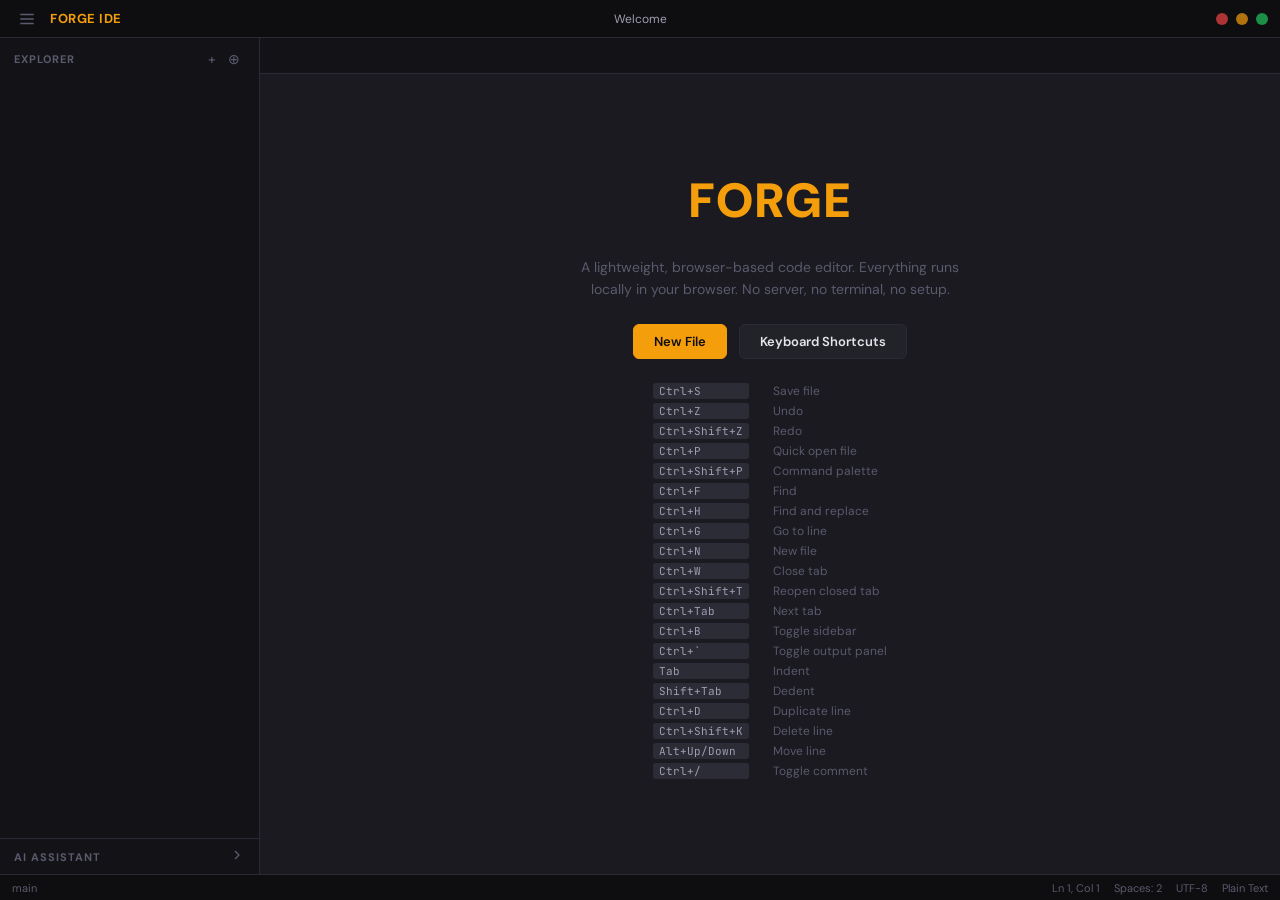
<file: Nova-IDE/index.html>
<!DOCTYPE html>
<html lang="en">
<head>
    <meta charset="UTF-8">
    <meta name="viewport" content="width=device-width, initial-scale=1.0">

    <title>Nova IDE</title>

    <link rel="preconnect" href="https://fonts.googleapis.com">
    <link rel="preconnect" href="https://fonts.gstatic.com" crossorigin>

    <link href="https://fonts.googleapis.com/css2?family=JetBrains+Mono:wght@400;700&family=DM+Sans:wght@400;500;600;700;900&display=swap" rel="stylesheet">

    <link rel="stylesheet" href="style.css">
</head>

<body>
<div id="app">
  <header id="titleBar">
    <div class="title-left">
      <button id="menuBtn" title="Toggle Sidebar" style="padding:4px 6px;display:flex;color:var(--tx-2)"></button>
      <span class="app-name">FORGE IDE</span>
    </div>
    <div class="title-center" id="titleCenter">Welcome</div>
    <div class="title-right">
      <div class="dot" style="background:var(--red)"></div>
      <div class="dot" style="background:var(--accent)"></div>
      <div class="dot" style="background:var(--green)"></div>
    </div>
  </header>

  <aside id="sidebar">
    <div class="sb-header">
      <span>EXPLORER</span>
      <div class="sb-actions">
        <button id="newFileBtn" title="New File">+</button>
        <button id="newFolderBtn" title="New Folder">&#x2295;</button>
      </div>
    </div>
    <div id="fileTree"></div>
    <div class="ai-section collapsed" id="aiSection">
      <div class="ai-section-hdr" id="aiToggle"><span>AI ASSISTANT</span><span id="aiChev"></span></div>
      <div id="aiMessages"></div>
      <div class="ai-input-row">
        <input type="text" id="aiInput" placeholder="Type a command..." autocomplete="off">
        <button id="aiSendBtn">&#x27A4;</button>
      </div>
    </div>
    <div id="sidebarResizer" title="Drag to resize"></div>
  </aside>

  <div id="editorArea">
    <div id="tabBar"><div id="tabList" style="display:flex"></div></div>
    <div id="findBar">
      <span style="color:var(--tx-2);font-size:13px;display:flex">&#x1F50D;</span>
      <input type="text" id="findInput" placeholder="Find...">
      <div class="find-nav">
        <button id="findPrev" title="Previous" style="padding:2px 4px;color:var(--tx-2)"></button>
        <button id="findNext" title="Next" style="padding:2px 4px;color:var(--tx-2)"></button>
      </div>
      <div class="find-nav">
        <button id="findCaseBtn" class="find-opt" title="Match Case">Aa</button>
        <button id="findWordBtn" class="find-opt" title="Match Whole Word">ab</button>
        <button id="findRegexBtn" class="find-opt" title="Use Regular Expression">.*</button>
      </div>
      <span class="find-info" id="findInfo"></span>
      <div class="replace-row" id="replaceRow">
        <input type="text" id="replaceInput" placeholder="Replace...">
        <button id="replaceBtn" style="font-size:11px;padding:3px 8px;background:var(--bg-3);border:1px solid var(--border);border-radius:4px">Replace</button>
        <button id="replaceAllBtn" style="font-size:11px;padding:3px 8px;background:var(--bg-3);border:1px solid var(--border);border-radius:4px">All</button>
      </div>
      <div style="flex:1"></div>
      <button id="findClose" style="padding:2px 6px;color:var(--tx-2)"></button>
    </div>
    <div id="editorContainer">
      <div id="welcomeScreen">
        <div class="welcome-logo">FORGE</div>
        <div class="welcome-sub">A lightweight, browser-based code editor. Everything runs locally in your browser. No server, no terminal, no setup.</div>
        <div class="welcome-actions">
          <button class="wbtn primary" id="wNewFile">New File</button>
          <button class="wbtn" id="wShortcuts">Keyboard Shortcuts</button>
        </div>
        <div class="welcome-shortcuts" id="wShortcutList">
          <kbd>Ctrl+S</kbd><span>Save file</span>
          <kbd>Ctrl+Z</kbd><span>Undo</span>
          <kbd>Ctrl+Shift+Z</kbd><span>Redo</span>
          <kbd>Ctrl+P</kbd><span>Quick open file</span>
          <kbd>Ctrl+Shift+P</kbd><span>Command palette</span>
          <kbd>Ctrl+F</kbd><span>Find</span>
          <kbd>Ctrl+H</kbd><span>Find and replace</span>
          <kbd>Ctrl+G</kbd><span>Go to line</span>
          <kbd>Ctrl+N</kbd><span>New file</span>
          <kbd>Ctrl+W</kbd><span>Close tab</span>
          <kbd>Ctrl+Shift+T</kbd><span>Reopen closed tab</span>
          <kbd>Ctrl+Tab</kbd><span>Next tab</span>
          <kbd>Ctrl+B</kbd><span>Toggle sidebar</span>
          <kbd>Ctrl+`</kbd><span>Toggle output panel</span>
          <kbd>Tab</kbd><span>Indent</span>
          <kbd>Shift+Tab</kbd><span>Dedent</span>
          <kbd>Ctrl+D</kbd><span>Duplicate line</span>
          <kbd>Ctrl+Shift+K</kbd><span>Delete line</span>
          <kbd>Alt+Up/Down</kbd><span>Move line</span>
          <kbd>Ctrl+/</kbd><span>Toggle comment</span>
        </div>
      </div>
      <div id="editorWrapper">
        <div id="lineNumbers"></div>
        <div id="editorScroll">
          <div id="editorInner">
            <div id="currentLineHighlight"></div>
            <pre id="highlightLayer" class="ed-text"></pre>
            <textarea id="inputLayer" class="ed-text" spellcheck="false" autocomplete="off" autocorrect="off" autocapitalize="off" wrap="off"></textarea>
          </div>
        </div>
        <canvas id="minimap"></canvas>
      </div>
    </div>
    <div id="outputPanel">
      <div id="outputResizer" title="Drag to resize"></div>
      <div class="out-header"><span>OUTPUT</span><button id="closeOutputBtn" style="padding:2px 6px;color:var(--tx-2)"></button></div>
      <div id="outputContent"></div>
    </div>
  </div>

  <footer id="statusBar">
    <div class="st-left">
      <span class="st-item clickable" id="stBranch">main</span>
    </div>
    <div class="st-right">
      <span class="st-item" id="stCursor">Ln 1, Col 1</span>
      <span class="st-item" id="stIndent">Spaces: 2</span>
      <span class="st-item" id="stEncoding">UTF-8</span>
      <span class="st-item" id="stLang">Plain Text</span>
    </div>
  </footer>
</div>

<div id="cmdPalette">
  <div class="cp-overlay" id="cpOverlay"></div>
  <div class="cp-modal">
    <input type="text" id="cpInput" placeholder="Type a command or file name..." autocomplete="off">
    <div class="cp-results" id="cpResults"></div>
  </div>
</div>

    <script src="js/app.js"></script>

</body>
</html>
</file>
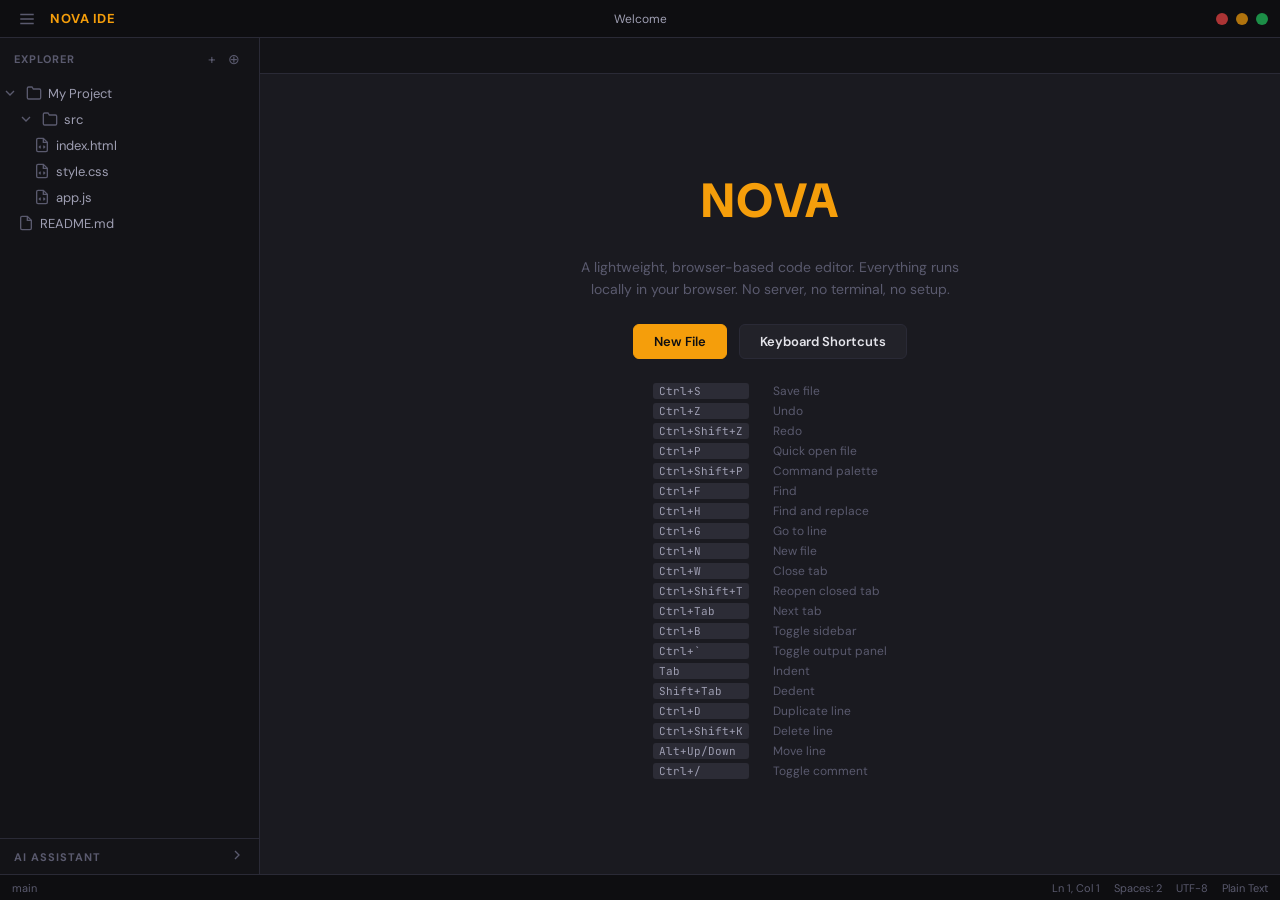
<file: ide.html>
<!DOCTYPE html>
<html lang="en">
<head>
<meta charset="UTF-8">
<meta name="viewport" content="width=device-width, initial-scale=1.0">
<title>Nova IDE</title>
<link rel="preconnect" href="https://fonts.googleapis.com">
<link href="https://fonts.googleapis.com/css2?family=JetBrains+Mono:wght@400;700&family=DM+Sans:wght@400;500;600;700;900&display=swap" rel="stylesheet">
<style>
*,*::before,*::after{box-sizing:border-box;margin:0;padding:0}
:root{
  --bg-0:#0e0e11;--bg-1:#131317;--bg-2:#1a1a20;--bg-3:#222229;--bg-4:#2c2c36;
  --border:#2a2a36;--border-lt:#363645;
  --tx-0:#e4e4ea;--tx-1:#9e9eb2;--tx-2:#5a5a6e;
  --accent:#f59e0b;--accent-h:#fbbf24;--accent-bg:rgba(245,158,11,.1);--accent-bg2:rgba(245,158,11,.18);
  --red:#ef4444;--green:#22c55e;--blue:#38bdf8;--purple:#c084fc;--lime:#84cc16;--orange:#fb923c;
  --hl-kw:#f59e0b;--hl-str:#84cc16;--hl-num:#fb923c;--hl-cmt:#505064;--hl-fn:#38bdf8;--hl-bi:#c084fc;--hl-op:#8888a0;
  --hl-tag:#f59e0b;--hl-attr:#38bdf8;--hl-val:#84cc16;--hl-sel:#38bdf8;--hl-prop:#d4d4de;
  --radius:6px;--font-ui:'DM Sans',sans-serif;--font-ed:'JetBrains Mono',monospace;
  --ed-fs:14px;--ed-lh:21px;--ed-pad:16px;
}
html,body{height:100%;overflow:hidden;background:var(--bg-0);color:var(--tx-0);font-family:var(--font-ui)}
::-webkit-scrollbar{width:10px;height:10px}
::-webkit-scrollbar-track{background:transparent}
::-webkit-scrollbar-thumb{background:var(--bg-4);border-radius:5px}
::-webkit-scrollbar-thumb:hover{background:var(--border-lt)}
::selection{background:var(--accent-bg2)}
input,button,textarea{font-family:inherit;color:inherit}
button{background:none;border:none;cursor:pointer;padding:4px;border-radius:var(--radius)}
button:hover{background:var(--bg-3)}
:focus-visible{outline:1px solid var(--accent);outline-offset:-1px}

#app{display:grid;grid-template-rows:38px 1fr 26px;grid-template-columns:auto 1fr;height:100vh;width:100vw}
#titleBar{grid-column:1/-1;display:flex;align-items:center;justify-content:space-between;padding:0 12px;background:var(--bg-0);border-bottom:1px solid var(--border);user-select:none;z-index:10;position:relative}
.title-left,.title-right{display:flex;align-items:center;gap:8px}
.app-name{font-weight:700;font-size:13px;color:var(--accent);letter-spacing:.5px}
.title-center{font-size:12px;color:var(--tx-1);position:absolute;left:50%;transform:translateX(-50%);white-space:nowrap;overflow:hidden;text-overflow:ellipsis;max-width:40vw}
.title-right .dot{width:12px;height:12px;border-radius:50%;opacity:.7}

#sidebar{grid-row:2;width:260px;min-width:0;background:var(--bg-1);border-right:1px solid var(--border);display:flex;flex-direction:column;overflow:hidden;transition:width .15s,opacity .15s;position:relative}
#sidebar.collapsed{width:0;border-right:none;opacity:0;pointer-events:none}
#sidebar.resizing{transition:none}
#sidebarResizer{position:absolute;top:0;right:-3px;width:6px;height:100%;cursor:col-resize;z-index:5}
#sidebarResizer:hover,#sidebarResizer.active{background:var(--accent-bg2)}
#outputPanel{position:relative}
#outputResizer{position:absolute;top:-3px;left:0;width:100%;height:6px;cursor:row-resize;z-index:5}
#outputResizer:hover,#outputResizer.active{background:var(--accent-bg2)}
.sb-header{display:flex;align-items:center;justify-content:space-between;padding:10px 14px 8px;font-size:11px;font-weight:700;letter-spacing:1px;color:var(--tx-2);user-select:none}
.sb-actions{display:flex;gap:2px}
.sb-actions button{padding:2px 5px;font-size:14px;color:var(--tx-2)}
.sb-actions button:hover{color:var(--tx-0)}
#fileTree{flex:1;overflow-y:auto;overflow-x:hidden;padding:2px 0}
.tree-item{display:flex;align-items:center;gap:4px;padding:3px 8px 3px 0;cursor:pointer;font-size:13px;color:var(--tx-1);white-space:nowrap;user-select:none;position:relative}
.tree-item:hover{background:var(--bg-3);color:var(--tx-0)}
.tree-item.active{background:var(--accent-bg);color:var(--tx-0)}
.tree-item .ic{flex-shrink:0;display:flex;align-items:center;justify-content:center;width:20px;height:20px;color:var(--tx-2)}
.tree-item.active .ic{color:var(--accent)}
.tree-item .lbl{overflow:hidden;text-overflow:ellipsis}
.dirty-dot{width:8px;height:8px;border-radius:50%;background:var(--accent);margin-left:auto;flex-shrink:0}

.ai-section{border-top:1px solid var(--border);display:flex;flex-direction:column;max-height:280px;transition:max-height .2s}
.ai-section.collapsed{max-height:36px}
.ai-section-hdr{display:flex;align-items:center;justify-content:space-between;padding:8px 14px;font-size:11px;font-weight:700;letter-spacing:1px;color:var(--tx-2);cursor:pointer;user-select:none}
.ai-section-hdr:hover{color:var(--tx-1)}
#aiMessages{flex:1;overflow-y:auto;padding:4px 12px;font-size:12px;line-height:1.5}
.ai-msg{margin-bottom:8px;padding:6px 10px;border-radius:var(--radius);max-width:95%;word-wrap:break-word;white-space:pre-wrap}
.ai-msg.user{background:var(--accent-bg);color:var(--tx-0);margin-left:auto;text-align:right}
.ai-msg.bot{background:var(--bg-3);color:var(--tx-1)}
.ai-input-row{display:flex;gap:4px;padding:6px 8px;border-top:1px solid var(--border)}
.ai-input-row input{flex:1;background:var(--bg-0);border:1px solid var(--border);border-radius:var(--radius);padding:5px 10px;font-size:12px;outline:none;color:var(--tx-0)}
.ai-input-row input:focus{border-color:var(--accent)}
.ai-input-row button{background:var(--accent);color:var(--bg-0);font-weight:700;border-radius:var(--radius);padding:0 10px}
.ai-input-row button:hover{background:var(--accent-h)}

#editorArea{grid-row:2;display:flex;flex-direction:column;overflow:hidden;background:var(--bg-2);position:relative}
#tabBar{display:flex;align-items:stretch;background:var(--bg-1);border-bottom:1px solid var(--border);min-height:36px;overflow-x:auto;overflow-y:hidden;user-select:none;flex-shrink:0}
#tabBar::-webkit-scrollbar{height:0}
.tab{display:flex;align-items:center;gap:6px;padding:0 14px;font-size:12px;color:var(--tx-2);cursor:pointer;border-right:1px solid var(--border);white-space:nowrap;position:relative;flex-shrink:0;min-width:0}
.tab:hover{color:var(--tx-1);background:var(--bg-3)}
.tab.active{color:var(--tx-0);background:var(--bg-2)}
.tab.active::after{content:'';position:absolute;bottom:0;left:0;right:0;height:2px;background:var(--accent)}
.tab .tab-name{overflow:hidden;text-overflow:ellipsis}
.tab .tab-close{display:flex;align-items:center;opacity:0;padding:2px;border-radius:3px}
.tab:hover .tab-close,.tab.active .tab-close{opacity:.5}
.tab .tab-close:hover{opacity:1;background:var(--bg-4)}
.tab .tab-dirty{width:6px;height:6px;border-radius:50%;background:var(--accent);flex-shrink:0}

#editorContainer{flex:1;display:flex;overflow:hidden;position:relative}
#welcomeScreen{flex:1;display:flex;flex-direction:column;align-items:center;justify-content:center;gap:24px;padding:40px;text-align:center}
.welcome-logo{font-size:48px;font-weight:900;color:var(--accent);letter-spacing:2px}
.welcome-sub{font-size:14px;color:var(--tx-2);max-width:400px;line-height:1.6}
.welcome-actions{display:flex;gap:12px;flex-wrap:wrap;justify-content:center}
.wbtn{padding:8px 20px;border-radius:var(--radius);font-size:13px;font-weight:600;cursor:pointer;border:1px solid var(--border);background:var(--bg-3);color:var(--tx-0);transition:all .15s}
.wbtn:hover{border-color:var(--accent);background:var(--accent-bg)}
.wbtn.primary{background:var(--accent);color:var(--bg-0);border-color:var(--accent)}
.wbtn.primary:hover{background:var(--accent-h)}
.welcome-shortcuts{display:grid;grid-template-columns:auto auto;gap:4px 24px;text-align:left;font-size:12px;color:var(--tx-2)}
.welcome-shortcuts kbd{background:var(--bg-4);padding:1px 6px;border-radius:3px;font-family:var(--font-ed);font-size:11px;color:var(--tx-1)}

#editorWrapper{flex:1;display:none;overflow:hidden}
#editorWrapper.visible{display:flex}
#lineNumbers{width:58px;min-width:58px;overflow:hidden;padding:var(--ed-pad) 10px var(--ed-pad) 0;text-align:right;color:var(--tx-2);background:var(--bg-2);border-right:1px solid var(--border);user-select:none}
.ln{display:block;font-family:var(--font-ed);font-size:var(--ed-fs);line-height:var(--ed-lh)}
.ln.active-ln{color:var(--tx-0)}
#editorScroll{flex:1;overflow:auto;position:relative;background:var(--bg-2)}
#editorInner{position:relative;min-width:100%;min-height:100%}
.ed-text{font-family:var(--font-ed)!important;font-size:var(--ed-fs)!important;font-weight:400!important;font-style:normal!important;line-height:var(--ed-lh)!important;tab-size:2!important;-moz-tab-size:2!important;letter-spacing:0!important;word-spacing:0!important;white-space:pre!important;padding:var(--ed-pad)!important;margin:0!important;border:none!important}
#highlightLayer{position:absolute;top:0;left:0;pointer-events:none;z-index:1;overflow:hidden;color:var(--tx-0)}
#inputLayer{position:absolute;top:0;left:0;width:100%;height:100%;resize:none;overflow:hidden;background:transparent;color:transparent;caret-color:var(--accent);outline:none;z-index:2}
#minimap{width:80px;min-width:80px;background:var(--bg-1);border-left:1px solid var(--border);cursor:pointer;display:block}

.hl-kw{color:var(--hl-kw)}.hl-str{color:var(--hl-str)}.hl-num{color:var(--hl-num)}
.hl-cmt{color:var(--hl-cmt);font-style:italic}.hl-fn{color:var(--hl-fn)}.hl-bi{color:var(--hl-bi)}
.hl-op{color:var(--hl-op)}.hl-tag{color:var(--hl-tag)}.hl-attr{color:var(--hl-attr)}
.hl-val{color:var(--hl-val)}.hl-sel{color:var(--hl-sel)}.hl-prop{color:var(--hl-prop)}
.hl-imp{color:var(--red)}.hl-punct{color:var(--tx-2)}

#findBar{display:none;align-items:center;gap:8px;padding:6px 12px;background:var(--bg-1);border-bottom:1px solid var(--border);flex-shrink:0;animation:slideDown .12s ease}
#findBar.visible{display:flex}
@keyframes slideDown{from{opacity:0;transform:translateY(-8px)}to{opacity:1;transform:translateY(0)}}
#findBar input{background:var(--bg-0);border:1px solid var(--border);border-radius:var(--radius);padding:4px 10px;font-size:12px;font-family:var(--font-ed);color:var(--tx-0);outline:none;min-width:180px}
#findBar input:focus{border-color:var(--accent)}
#findBar .find-nav{display:flex;gap:2px}
#findBar .find-info{font-size:11px;color:var(--tx-2);min-width:60px}
#findBar .replace-row{display:none;align-items:center;gap:6px}
#findBar .replace-row.visible{display:flex}
.find-opt{font-size:11px;font-family:var(--font-ed);padding:2px 6px;color:var(--tx-2);border:1px solid transparent;border-radius:4px}
.find-opt:hover{color:var(--tx-1);background:var(--bg-3)}
.find-opt.active{color:var(--accent);background:var(--accent-bg);border-color:var(--accent)}

#outputPanel{display:none;flex-direction:column;border-top:1px solid var(--border);background:var(--bg-1);flex-shrink:0}
#outputPanel.visible{display:flex}
.out-header{display:flex;align-items:center;justify-content:space-between;padding:6px 12px;font-size:11px;font-weight:700;letter-spacing:1px;color:var(--tx-2);border-bottom:1px solid var(--border)}
#outputContent{flex:1;overflow-y:auto;padding:8px 12px;font-family:var(--font-ed);font-size:12px;line-height:1.6;color:var(--tx-1);max-height:180px}

#statusBar{grid-column:1/-1;display:flex;align-items:center;justify-content:space-between;padding:0 12px;background:var(--bg-0);border-top:1px solid var(--border);font-size:11px;color:var(--tx-2);user-select:none;flex-shrink:0}
.st-left,.st-right{display:flex;align-items:center;gap:14px}
.st-item{display:flex;align-items:center;gap:4px;cursor:default}
.st-item.clickable{cursor:pointer}
.st-item.clickable:hover{color:var(--tx-1)}

#cmdPalette{display:none;position:fixed;inset:0;z-index:100;align-items:flex-start;justify-content:center;padding-top:80px}
#cmdPalette.visible{display:flex}
.cp-overlay{position:absolute;inset:0;background:rgba(0,0,0,.5)}
.cp-modal{position:relative;width:520px;max-width:90vw;background:var(--bg-1);border:1px solid var(--border);border-radius:var(--radius);box-shadow:0 20px 60px rgba(0,0,0,.6);overflow:hidden}
.cp-modal input{width:100%;padding:12px 16px;background:var(--bg-0);border:none;border-bottom:1px solid var(--border);font-size:14px;color:var(--tx-0);outline:none}
.cp-results{max-height:320px;overflow-y:auto;padding:4px}
.cp-item{display:flex;align-items:center;justify-content:space-between;padding:8px 14px;border-radius:4px;cursor:pointer;font-size:13px;color:var(--tx-1)}
.cp-item:hover,.cp-item.selected{background:var(--accent-bg);color:var(--tx-0)}
.cp-item .cp-shortcut{font-size:11px;color:var(--tx-2);font-family:var(--font-ed)}

#ctxMenu{display:none;position:fixed;z-index:200;min-width:180px;background:var(--bg-1);border:1px solid var(--border);border-radius:var(--radius);box-shadow:0 8px 30px rgba(0,0,0,.5);padding:4px;overflow:hidden}
#ctxMenu.visible{display:block}
.ctx-item{display:flex;align-items:center;gap:8px;padding:6px 12px;font-size:12px;color:var(--tx-1);cursor:pointer;border-radius:4px}
.ctx-item:hover{background:var(--accent-bg);color:var(--tx-0)}
.ctx-item.danger{color:var(--red)}
.ctx-item.danger:hover{background:rgba(239,68,68,.1)}
.ctx-sep{height:1px;background:var(--border);margin:4px 8px}

.inline-input{width:100%;background:var(--bg-0);border:1px solid var(--accent);color:var(--tx-0);font-family:var(--font-ui);font-size:13px;padding:2px 6px;outline:none;border-radius:3px;margin:1px 0}

#toastContainer{position:fixed;bottom:40px;right:16px;z-index:300;display:flex;flex-direction:column;gap:8px;pointer-events:none}
.toast{padding:8px 16px;background:var(--bg-3);border:1px solid var(--border);border-radius:var(--radius);font-size:12px;color:var(--tx-0);box-shadow:0 4px 20px rgba(0,0,0,.4);animation:toastIn .2s ease;transition:opacity .2s}
.toast.out{opacity:0}
@keyframes toastIn{from{opacity:0;transform:translateY(10px)}to{opacity:1;transform:translateY(0)}}

#currentLineHighlight{position:absolute;left:0;right:0;height:var(--ed-lh);background:rgba(245,158,11,.04);pointer-events:none;z-index:0;transition:top .05s}
</style>
</head>
<body>
<div id="app">
  <header id="titleBar">
    <div class="title-left">
      <button id="menuBtn" title="Toggle Sidebar" style="padding:4px 6px;display:flex;color:var(--tx-2)"></button>
      <span class="app-name">NOVA IDE</span>
    </div>
    <div class="title-center" id="titleCenter">Welcome</div>
    <div class="title-right">
      <div class="dot" style="background:var(--red)"></div>
      <div class="dot" style="background:var(--accent)"></div>
      <div class="dot" style="background:var(--green)"></div>
    </div>
  </header>

  <aside id="sidebar">
    <div class="sb-header">
      <span>EXPLORER</span>
      <div class="sb-actions">
        <button id="newFileBtn" title="New File">+</button>
        <button id="newFolderBtn" title="New Folder">&#x2295;</button>
      </div>
    </div>
    <div id="fileTree"></div>
    <div class="ai-section collapsed" id="aiSection">
      <div class="ai-section-hdr" id="aiToggle"><span>AI ASSISTANT</span><span id="aiChev"></span></div>
      <div id="aiMessages"></div>
      <div class="ai-input-row">
        <input type="text" id="aiInput" placeholder="Type a command..." autocomplete="off">
        <button id="aiSendBtn">&#x27A4;</button>
      </div>
    </div>
    <div id="sidebarResizer" title="Drag to resize"></div>
  </aside>

  <div id="editorArea">
    <div id="tabBar"><div id="tabList" style="display:flex"></div></div>
    <div id="findBar">
      <span style="color:var(--tx-2);font-size:13px;display:flex">&#x1F50D;</span>
      <input type="text" id="findInput" placeholder="Find...">
      <div class="find-nav">
        <button id="findPrev" title="Previous" style="padding:2px 4px;color:var(--tx-2)"></button>
        <button id="findNext" title="Next" style="padding:2px 4px;color:var(--tx-2)"></button>
      </div>
      <div class="find-nav">
        <button id="findCaseBtn" class="find-opt" title="Match Case">Aa</button>
        <button id="findWordBtn" class="find-opt" title="Match Whole Word">ab</button>
        <button id="findRegexBtn" class="find-opt" title="Use Regular Expression">.*</button>
      </div>
      <span class="find-info" id="findInfo"></span>
      <div class="replace-row" id="replaceRow">
        <input type="text" id="replaceInput" placeholder="Replace...">
        <button id="replaceBtn" style="font-size:11px;padding:3px 8px;background:var(--bg-3);border:1px solid var(--border);border-radius:4px">Replace</button>
        <button id="replaceAllBtn" style="font-size:11px;padding:3px 8px;background:var(--bg-3);border:1px solid var(--border);border-radius:4px">All</button>
      </div>
      <div style="flex:1"></div>
      <button id="findClose" style="padding:2px 6px;color:var(--tx-2)"></button>
    </div>
    <div id="editorContainer">
      <div id="welcomeScreen">
        <div class="welcome-logo">NOVA</div>
        <div class="welcome-sub">A lightweight, browser-based code editor. Everything runs locally in your browser. No server, no terminal, no setup.</div>
        <div class="welcome-actions">
          <button class="wbtn primary" id="wNewFile">New File</button>
          <button class="wbtn" id="wShortcuts">Keyboard Shortcuts</button>
        </div>
        <div class="welcome-shortcuts" id="wShortcutList">
          <kbd>Ctrl+S</kbd><span>Save file</span>
          <kbd>Ctrl+Z</kbd><span>Undo</span>
          <kbd>Ctrl+Shift+Z</kbd><span>Redo</span>
          <kbd>Ctrl+P</kbd><span>Quick open file</span>
          <kbd>Ctrl+Shift+P</kbd><span>Command palette</span>
          <kbd>Ctrl+F</kbd><span>Find</span>
          <kbd>Ctrl+H</kbd><span>Find and replace</span>
          <kbd>Ctrl+G</kbd><span>Go to line</span>
          <kbd>Ctrl+N</kbd><span>New file</span>
          <kbd>Ctrl+W</kbd><span>Close tab</span>
          <kbd>Ctrl+Shift+T</kbd><span>Reopen closed tab</span>
          <kbd>Ctrl+Tab</kbd><span>Next tab</span>
          <kbd>Ctrl+B</kbd><span>Toggle sidebar</span>
          <kbd>Ctrl+`</kbd><span>Toggle output panel</span>
          <kbd>Tab</kbd><span>Indent</span>
          <kbd>Shift+Tab</kbd><span>Dedent</span>
          <kbd>Ctrl+D</kbd><span>Duplicate line</span>
          <kbd>Ctrl+Shift+K</kbd><span>Delete line</span>
          <kbd>Alt+Up/Down</kbd><span>Move line</span>
          <kbd>Ctrl+/</kbd><span>Toggle comment</span>
        </div>
      </div>
      <div id="editorWrapper">
        <div id="lineNumbers"></div>
        <div id="editorScroll">
          <div id="editorInner">
            <div id="currentLineHighlight"></div>
            <pre id="highlightLayer" class="ed-text"></pre>
            <textarea id="inputLayer" class="ed-text" spellcheck="false" autocomplete="off" autocorrect="off" autocapitalize="off" wrap="off"></textarea>
          </div>
        </div>
        <canvas id="minimap"></canvas>
      </div>
    </div>
    <div id="outputPanel">
      <div id="outputResizer" title="Drag to resize"></div>
      <div class="out-header"><span>OUTPUT</span><button id="closeOutputBtn" style="padding:2px 6px;color:var(--tx-2)"></button></div>
      <div id="outputContent"></div>
    </div>
  </div>

  <footer id="statusBar">
    <div class="st-left">
      <span class="st-item clickable" id="stBranch">main</span>
    </div>
    <div class="st-right">
      <span class="st-item" id="stCursor">Ln 1, Col 1</span>
      <span class="st-item" id="stIndent">Spaces: 2</span>
      <span class="st-item" id="stEncoding">UTF-8</span>
      <span class="st-item" id="stLang">Plain Text</span>
    </div>
  </footer>
</div>

<div id="cmdPalette">
  <div class="cp-overlay" id="cpOverlay"></div>
  <div class="cp-modal">
    <input type="text" id="cpInput" placeholder="Type a command or file name..." autocomplete="off">
    <div class="cp-results" id="cpResults"></div>
  </div>
</div>
<div id="ctxMenu"></div>
<div id="toastContainer"></div>

<script>
(function(){
'use strict';

/* ===== ICONS ===== */
const IC={
  chevR:'<svg width="16" height="16" viewBox="0 0 24 24" fill="none" stroke="currentColor" stroke-width="2"><polyline points="9 18 15 12 9 6"/></svg>',
  chevD:'<svg width="16" height="16" viewBox="0 0 24 24" fill="none" stroke="currentColor" stroke-width="2"><polyline points="6 9 12 15 18 9"/></svg>',
  folder:'<svg width="16" height="16" viewBox="0 0 24 24" fill="none" stroke="currentColor" stroke-width="2"><path d="M22 19a2 2 0 0 1-2 2H4a2 2 0 0 1-2-2V5a2 2 0 0 1 2-2h5l2 3h9a2 2 0 0 1 2 2z"/></svg>',
  file:'<svg width="16" height="16" viewBox="0 0 24 24" fill="none" stroke="currentColor" stroke-width="2"><path d="M14 2H6a2 2 0 0 0-2 2v16a2 2 0 0 0 2 2h12a2 2 0 0 0 2-2V8z"/><polyline points="14 2 14 8 20 8"/></svg>',
  fileCode:'<svg width="16" height="16" viewBox="0 0 24 24" fill="none" stroke="currentColor" stroke-width="2"><path d="M14 2H6a2 2 0 0 0-2 2v16a2 2 0 0 0 2 2h12a2 2 0 0 0 2-2V8z"/><polyline points="14 2 14 8 20 8"/><polyline points="10 13 8 15 10 17"/><polyline points="14 13 16 15 14 17"/></svg>',
  x:'<svg width="14" height="14" viewBox="0 0 24 24" fill="none" stroke="currentColor" stroke-width="2"><line x1="18" y1="6" x2="6" y2="18"/><line x1="6" y1="6" x2="18" y2="18"/></svg>',
  arrowU:'<svg width="14" height="14" viewBox="0 0 24 24" fill="none" stroke="currentColor" stroke-width="2"><polyline points="18 15 12 9 6 15"/></svg>',
  arrowD:'<svg width="14" height="14" viewBox="0 0 24 24" fill="none" stroke="currentColor" stroke-width="2"><polyline points="6 9 12 15 18 9"/></svg>',
  menu:'<svg width="18" height="18" viewBox="0 0 24 24" fill="none" stroke="currentColor" stroke-width="2"><line x1="3" y1="6" x2="21" y2="6"/><line x1="3" y1="12" x2="21" y2="12"/><line x1="3" y1="18" x2="21" y2="18"/></svg>',
};

/* ===== CONFIG ===== */
const CFG={tabSize:2,fontSize:14,lineHeight:21,pad:16,lnWidth:58,mmWidth:80,maxUndo:200,autoSaveMs:4000,undoCoalesceMs:500,maxClosedTabs:15};

/* ===== KEYWORDS ===== */
const JS_KW=new Set('break case catch class const continue debugger default delete do else export extends finally for function if import in instanceof let new of return static super switch this throw try typeof var void while with yield async await'.split(' '));
const JS_BI=new Set('true false null undefined NaN Infinity console Math Array Object String Number Boolean Date RegExp Map Set Promise JSON window document parseInt parseFloat isNaN isFinite require module exports'.split(' '));
const CSS_PROP=new Set('align-content align-items align-self animation appearance background background-attachment background-blend-mode background-clip background-color background-image background-origin background-position background-repeat background-size border border-bottom border-bottom-color border-bottom-left-radius border-bottom-right-radius border-bottom-style border-bottom-width border-collapse border-color border-image border-left border-left-color border-left-style border-left-width border-radius border-right border-right-color border-right-style border-right-width border-spacing border-style border-top border-top-color border-top-left-radius border-top-right-radius border-top-style border-top-width border-width bottom box-decoration-break box-shadow box-sizing caption-side caret-color clear clip clip-path color column-count column-fill column-gap column-rule column-rule-color column-rule-style column-rule-width column-span column-width columns content counter-increment counter-reset cursor direction display empty-cells filter flex flex-basis flex-direction flex-flow flex-grow flex-shrink flex-wrap float font font-family font-feature-settings font-kerning font-size font-size-adjust font-stretch font-style font-variant font-variant-caps font-weight gap grid grid-area grid-auto-columns grid-auto-flow grid-auto-rows grid-column grid-column-end grid-column-gap grid-column-start grid-gap grid-row grid-row-end grid-row-gap grid-row-start grid-template grid-template-areas grid-template-columns grid-template-rows height justify-content justify-items justify-self left letter-spacing line-height list-style list-style-image list-style-position list-style-type margin margin-bottom margin-left margin-right margin-top max-height max-width min-height min-width mix-blend-mode object-fit object-position opacity order outline outline-color outline-offset outline-style outline-width overflow overflow-wrap overflow-x overflow-y padding padding-bottom padding-left padding-right padding-top perspective perspective-origin place-content place-items place-self pointer-events position quotes resize right row-gap scroll-behavior tab-size table-layout text-align text-align-last text-decoration text-decoration-color text-decoration-line text-decoration-style text-indent text-justify text-overflow text-shadow text-transform top transform transform-origin transform-style transition transition-delay transition-duration transition-property transition-timing-function user-select vertical-align visibility white-space width word-break word-spacing word-wrap writing-mode z-index'.split(' '));

/* ===== STATE ===== */
const S={
  files:new Map(),rootId:null,
  openTabs:[],activeTabId:null,
  tabStates:new Map(),
  openFolders:new Set(),dirty:new Set(),
  sidebarVisible:true,outputVisible:false,
  aiOpen:false,projectName:'My Project',
  closedTabs:[]
};
let findVisible=false,findText='',findMatches=[],findIdx=-1,replaceMode=false;
let findCase=false,findWhole=false,findRegex=false;
let progChange=false,updateQueued=false,charW=null;
let sidebarResizing=false,outputResizing=false;

/* ===== DOM REFS ===== */
let $menu,$sidebar,$fileTree,$tabList,$welcome,$edWrap,$edScroll,$edInner,$hlLayer,$input,$lnNums,$minimap;
let $findBar,$findInput,$findInfo,$replaceRow,$replaceInput;
let $cmdPalette,$cpInput,$cpResults,$cpOverlay;
let $ctxMenu,$aiMsgs,$aiInput,$aiSection;
let $stCursor,$stLang,$titleCenter,$outputPanel,$outputContent;
let $toastContainer;

/* ===== UTILS ===== */
let _idC=0;
function uid(){return 'f'+(++_idC)}
function escH(s){return s.replace(/&/g,'&amp;').replace(/</g,'&lt;').replace(/>/g,'&gt;').replace(/"/g,'&quot;')}
function ext(name){const i=name.lastIndexOf('.');return i>=0?name.slice(i+1).toLowerCase():''}
function langOfFile(name){
  const e=ext(name).toLowerCase();
  if(['js','mjs','cjs','ts','tsx','jsx'].includes(e)) return 'javascript';
  if(['html','htm','svg'].includes(e)) return 'html';
  if(['css','scss','less'].includes(e)) return 'css';
  if(e==='json') return 'json';
  return 'plain';
}
function langLabel(l){return{javascript:'JavaScript',html:'HTML',css:'CSS',json:'JSON',plain:'Plain Text'}[l]||'Plain Text'}
function toast(msg){const t=document.createElement('div');t.className='toast';t.textContent=msg;$toastContainer.appendChild(t);setTimeout(()=>{t.classList.add('out');setTimeout(()=>t.remove(),200)},2500)}
function copyToClipboard(text){
  if(navigator.clipboard&&navigator.clipboard.writeText){navigator.clipboard.writeText(text).catch(()=>fallbackCopy(text))}
  else fallbackCopy(text);
}
function fallbackCopy(text){
  const ta=document.createElement('textarea');ta.value=text;ta.style.position='fixed';ta.style.opacity='0';
  document.body.appendChild(ta);ta.select();try{document.execCommand('copy')}catch(e){}document.body.removeChild(ta);
}

/* ===== FILE SYSTEM ===== */
function mkFile(name,type,parent,content=''){
  const id=uid();
  const node={id,name,type,parent:parent||null,content:type==='file'?content:'',children:[]};
  S.files.set(id,node);
  if(parent){const p=S.files.get(parent);if(p&&p.type==='folder')p.children.push(id)}
  return node;
}
function defaultProject(){
  const root=mkFile(S.projectName,'folder',null);S.rootId=root.id;S.openFolders.add(root.id);
  const src=mkFile('src','folder',root.id);S.openFolders.add(src.id);
  mkFile('index.html','file',src.id,'<!DOCTYPE html>\n<html lang="en">\n<head>\n  <meta charset="UTF-8">\n  <meta name="viewport" content="width=device-width, initial-scale=1.0">\n  <title>My Project</title>\n  <link rel="stylesheet" href="style.css">\n</head>\n<body>\n  <h1>Hello, Nova!</h1>\n  <p>Start editing to see changes.</p>\n  <div id="app"></div>\n  <script src="app.js"><\/script>\n</body>\n</html>');
  mkFile('style.css','file',src.id,'/* Main Styles */\nbody {\n  font-family: system-ui, sans-serif;\n  max-width: 800px;\n  margin: 2rem auto;\n  padding: 0 1rem;\n  color: #e0e0e0;\n  background: #1a1a20;\n}\n\nh1 {\n  color: #f59e0b;\n  font-size: 2.5rem;\n  margin-bottom: 0.5rem;\n}\n\np {\n  color: #9e9eb2;\n  line-height: 1.6;\n}\n\n#app {\n  margin-top: 2rem;\n  padding: 1.5rem;\n  border: 1px solid #2a2a36;\n  border-radius: 8px;\n  background: #222229;\n}\n');
  mkFile('app.js','file',src.id,'// Main Application\nfunction init() {\n  const app = document.getElementById(\'app\');\n  app.innerHTML = \'<p>App loaded successfully!</p>\';\n\n  console.log(\'Project initialized\');\n}\n\n// Counter example\nlet count = 0;\nfunction increment() {\n  count++;\n  const el = document.getElementById(\'count\');\n  if (el) el.textContent = count;\n}\n\ndocument.addEventListener(\'DOMContentLoaded\', init);\n');
  mkFile('README.md','file',root.id,'# My Project\n\nBuilt with Nova IDE — a browser-based code editor.\n\n## Files\n\n- `src/index.html` — Main HTML page\n- `src/style.css` — Stylesheet\n- `src/app.js` — Application logic\n\n## Getting Started\n\nOpen `src/index.html` in a browser to view the project.\nEdit files here in Nova IDE and press Ctrl+S to save.\n');
}
function getFilePath(id){const parts=[];let n=S.files.get(id);while(n){parts.unshift(n.name);n=n.parent?S.files.get(n.parent):null}return parts.join('/')}
function findFileByName(name,parentId){
  const p=S.files.get(parentId||S.rootId);if(!p||p.type!=='folder')return null;
  for(const cid of p.children){const c=S.files.get(cid);if(c&&c.name===name)return c}return null;
}
function deleteNode(id){
  const n=S.files.get(id);if(!n)return;
  if(n.type==='folder')for(const cid of[...n.children])deleteNode(cid);
  if(n.parent){const p=S.files.get(n.parent);if(p)p.children=p.children.filter(c=>c!==id)}
  const ti=S.openTabs.indexOf(id);if(ti>=0)S.openTabs.splice(ti,1);
  S.tabStates.delete(id);S.dirty.delete(id);
  if(S.activeTabId===id){S.activeTabId=S.openTabs[S.openTabs.length-1]||null}
  S.files.delete(id);
}

/* ===== SYNTAX HIGHLIGHTING ===== */
function highlight(code,lang){
  if(lang==='javascript'||lang==='json')return highlightJS(code,lang==='json');
  if(lang==='html')return highlightHTML(code);
  if(lang==='css')return highlightCSS(code);
  return escH(code);
}
function highlightJS(code,json){
  let r='',i=0;const kw=json?new Set(['true','false','null']):JS_KW;
  while(i<code.length){
    if(!json&&code[i]==='/'&&code[i+1]==='/'){let e=code.indexOf('\n',i);if(e<0)e=code.length;r+=`<span class="hl-cmt">${escH(code.slice(i,e))}</span>`;i=e}
    else if(!json&&code[i]==='/'&&code[i+1]==='*'){let e=code.indexOf('*/',i+2);if(e<0)e=code.length;else e+=2;r+=`<span class="hl-cmt">${escH(code.slice(i,e))}</span>`;i=e}
    else if(code[i]==='"'||code[i]==="'"||(!json&&code[i]==='`')){const q=code[i];let j=i+1;while(j<code.length&&code[j]!==q){if(code[j]==='\\')j++;j++}if(j<code.length)j++;r+=`<span class="hl-str">${escH(code.slice(i,j))}</span>`;i=j}
    else if(/\d/.test(code[i])&&(i===0||!/[\w$]/.test(code[i-1]))){let j=i;while(j<code.length&&/[\d.xXa-fA-FeEoObB_]/.test(code[j]))j++;r+=`<span class="hl-num">${escH(code.slice(i,j))}</span>`;i=j}
    else if(/[a-zA-Z_$]/.test(code[i])){let j=i;while(j<code.length&&/[a-zA-Z0-9_$]/.test(code[j]))j++;const w=code.slice(i,j);
      if(kw.has(w))r+=`<span class="hl-kw">${w}</span>`;
      else if(!json&&JS_BI.has(w))r+=`<span class="hl-bi">${w}</span>`;
      else if(!json&&j<code.length&&code[j]==='(')r+=`<span class="hl-fn">${escH(w)}</span>`;
      else r+=escH(w);i=j}
    else if(/[+\-*/%=<>!&|^~?:]/.test(code[i])){r+=`<span class="hl-op">${escH(code[i])}</span>`;i++}
    else if(code[i]==='{'||code[i]==='}'){r+=`<span class="hl-punct">${escH(code[i])}</span>`;i++}
    else{r+=escH(code[i]);i++}
  }return r;
}
function highlightHTML(code){
  let r='',i=0;
  while(i<code.length){
    if(code[i]==='<'){const j=code.indexOf('>',i);if(j<0){r+=escH(code.slice(i));break}
      const tag=code.slice(i,j+1);const m=tag.match(/^(<\/?)(\w[\w-]*)/);
      if(m){r+=`<span class="hl-punct">${escH(m[1])}</span><span class="hl-tag">${escH(m[2])}</span>`;let k=m[0].length;
        while(k<tag.length-1){if(/[\s\/>]/.test(tag[k])){r+=escH(tag[k]);k++}
          else if(/[a-zA-Z_-]/.test(tag[k])){let s=k;while(k<tag.length&&/[a-zA-Z0-9_-]/.test(tag[k]))k++;r+=`<span class="hl-attr">${escH(tag.slice(s,k))}</span>`}
          else if(tag[k]==='='){r+=`<span class="hl-op">=</span>`;k++}
          else if(tag[k]==='"'||tag[k]==="'"){const q=tag[k];let e=tag.indexOf(q,k+1);if(e<0)e=tag.length-1;r+=`<span class="hl-str">${escH(tag.slice(k,e+1))}</span>`;k=e+1}
          else{k++}}
        if(tag.endsWith('/>'))r+='<span class="hl-punct">/&gt;</span>';else if(tag.endsWith('>'))r+='<span class="hl-punct">&gt;</span>'}
      else r+=escH(tag);i=j+1}
    else if(code[i]==='&'){r+='&amp;';i++}
    else{r+=escH(code[i]);i++}
  }return r;
}
function highlightCSS(code){
  let r='',i=0;
  while(i<code.length){
    if(code[i]==='/'&&code[i+1]==='*'){let e=code.indexOf('*/',i+2);if(e<0)e=code.length;else e+=2;r+=`<span class="hl-cmt">${escH(code.slice(i,e))}</span>`;i=e}
    else if(code[i]==='"'||code[i]==="'"){const q=code[i];let j=i+1;while(j<code.length&&code[j]!==q){if(code[j]==='\\')j++;j++}if(j<code.length)j++;r+=`<span class="hl-str">${escH(code.slice(i,j))}</span>`;i=j}
    else if(code[i]==='@'){let j=i+1;while(j<code.length&&/[a-zA-Z-]/.test(code[j]))j++;r+=`<span class="hl-kw">${escH(code.slice(i,j))}</span>`;i=j}
    else if(code[i]==='#'&&/[0-9a-fA-F]/.test(code[i+1]||'')){let j=i;while(j<code.length&&/[0-9a-fA-F]/.test(code[j]))j++;r+=`<span class="hl-num">${escH(code.slice(i,j))}</span>`;i=j}
    else if(/\d/.test(code[i])){let j=i;while(j<code.length&&/[\d.%a-zA-Z]/.test(code[j]))j++;r+=`<span class="hl-num">${escH(code.slice(i,j))}</span>`;i=j}
    else if(code[i]==='.'&&/[a-zA-Z]/.test(code[i+1]||'')){let j=i+1;while(j<code.length&&/[a-zA-Z0-9_-]/.test(code[j]))j++;
      if(j>i+1)r+=`<span class="hl-sel">${escH(code.slice(i,j))}</span>`;else r+='.';i=j}
    else if(/[a-zA-Z_-]/.test(code[i])){let j=i;while(j<code.length&&/[a-zA-Z0-9_-]/.test(code[j]))j++;const w=code.slice(i,j);
      if(CSS_PROP.has(w))r+=`<span class="hl-prop">${escH(w)}</span>`;
      else if(w==='important')r+=`<span class="hl-imp">${escH(w)}</span>`;
      else r+=escH(w);i=j}
    else if(/[{}:;,>+~]/.test(code[i])){r+=`<span class="hl-punct">${escH(code[i])}</span>`;i++}
    else{r+=escH(code[i]);i++}
  }return r;
}

/* ===== CHAR WIDTH ===== */
function measureChar(){
  const s=document.createElement('span');s.className='ed-text';s.style.cssText='position:absolute;visibility:hidden;white-space:pre';s.textContent='M';document.body.appendChild(s);charW=s.getBoundingClientRect().width;document.body.removeChild(s);
}

/* ===== EDITOR ENGINE ===== */
function getTabState(id){if(!S.tabStates.has(id))S.tabStates.set(id,{undoStack:[],redoStack:[],lastContent:'',lastCursor:0,lastEditTime:0,lastEditDir:null,boundary:true});return S.tabStates.get(id)}

function activateTab(id){
  if(!S.files.has(id)||S.files.get(id).type!=='file')return;
  if(S.activeTabId&&$input){const ts=getTabState(S.activeTabId);ts.lastCursor=$input.selectionStart}
  if(!S.openTabs.includes(id))S.openTabs.push(id);
  S.activeTabId=id;
  const file=S.files.get(id);
  progChange=true;$input.value=file.content;
  const ts=getTabState(id);ts.lastContent=file.content;
  const pos=ts.lastCursor||0;$input.selectionStart=$input.selectionEnd=Math.min(pos,file.content.length);
  progChange=false;showEditor();scheduleUpdate();renderTabs();renderTree();updateStatusBar();
  $titleCenter.textContent=getFilePath(id);$input.focus();
}

function closeTab(id,skipConfirm){
  const i=S.openTabs.indexOf(id);if(i<0)return;
  if(!skipConfirm&&S.dirty.has(id)){
    const f=S.files.get(id);
    if(!window.confirm(`"${f?f.name:'File'}" has unsaved changes. Close anyway?`))return;
  }
  const ts=S.tabStates.get(id);
  S.closedTabs.push({id,cursor:ts?ts.lastCursor:0});
  if(S.closedTabs.length>CFG.maxClosedTabs)S.closedTabs.shift();
  S.openTabs.splice(i,1);S.tabStates.delete(id);S.dirty.delete(id);
  if(S.activeTabId===id){S.activeTabId=S.openTabs[Math.min(i,S.openTabs.length-1)]||null;
    if(S.activeTabId)activateTab(S.activeTabId);else showWelcome()}
  renderTabs();renderTree();
}

function closeOtherTabs(id){
  [...S.openTabs].forEach(tid=>{if(tid!==id)closeTab(tid,!S.dirty.has(tid))});
}
function closeAllTabs(){
  [...S.openTabs].forEach(tid=>closeTab(tid,!S.dirty.has(tid)));
}

function reopenClosedTab(){
  while(S.closedTabs.length){
    const last=S.closedTabs.pop();
    if(S.files.has(last.id)&&!S.openTabs.includes(last.id)){
      activateTab(last.id);
      const ts=getTabState(last.id);ts.lastCursor=Math.min(last.cursor,S.files.get(last.id).content.length);
      $input.selectionStart=$input.selectionEnd=ts.lastCursor;
      return;
    }
  }
  toast('No closed tabs to reopen');
}

function promptGoToLine(){
  if(!S.activeTabId){toast('Open a file first');return}
  const lc=$input.value.split('\n').length;
  const raw=window.prompt(`Go to line (1-${lc}):`);if(raw===null)return;
  const n=parseInt(raw,10);if(!Number.isFinite(n))return;
  const line=Math.max(1,Math.min(n,lc));
  const lines=$input.value.split('\n');let pos=0;for(let i=0;i<line-1;i++)pos+=lines[i].length+1;
  $input.focus();$input.selectionStart=$input.selectionEnd=pos;scrollToPos(pos);updateStatusBar();
}

function cycleTab(dir){
  if(!S.openTabs.length)return;
  const i=S.openTabs.indexOf(S.activeTabId);
  const next=((i<0?0:i)+dir+S.openTabs.length)%S.openTabs.length;
  activateTab(S.openTabs[next]);
}

function showWelcome(){$welcome.style.display='flex';$edWrap.classList.remove('visible');$titleCenter.textContent='Welcome';updateStatusBar()}
function showEditor(){$welcome.style.display='none';$edWrap.classList.add('visible')}

function scheduleUpdate(){if(!updateQueued){updateQueued=true;requestAnimationFrame(()=>{updateQueued=false;doEditorUpdate()})}}

function doEditorUpdate(){
  if(!S.activeTabId)return;
  const code=$input.value;const lang=langOfFile(S.files.get(S.activeTabId)?.name||'');
  $hlLayer.innerHTML=highlight(code,lang)+'\n';
  const lc=code.split('\n').length;let lnH='';const cl=cursorLine();
  for(let i=1;i<=lc;i++)lnH+=`<span class="ln${i===cl+1?' active-ln':''}">${i}</span>`;
  $lnNums.innerHTML=lnH;
  const lines=code.split('\n');const maxLen=Math.max(...lines.map(l=>l.length),1);
  $edInner.style.width=Math.max(maxLen*charW+CFG.pad*2+20,$edScroll.clientWidth)+'px';
  $edInner.style.height=Math.max(lc*CFG.lineHeight+CFG.pad*2,$edScroll.clientHeight)+'px';
  $edInner.querySelector('#currentLineHighlight').style.top=(CFG.pad+cl*CFG.lineHeight)+'px';
  renderMinimap(code,lang);
}

function cursorLine(){if(!S.activeTabId)return 0;return $input.value.substring(0,$input.selectionStart).split('\n').length-1}
function cursorCol(){if(!S.activeTabId)return 0;const p=$input.selectionStart;const l=$input.value.lastIndexOf('\n',p-1);return p-(l+1)}

function pushUndo(force){
  if(!S.activeTabId)return;const ts=getTabState(S.activeTabId);const cur=$input.value;
  if(cur===ts.lastContent)return;
  const now=Date.now();
  const diff=cur.length-ts.lastContent.length;
  const dir=diff>0?'ins':(diff<0?'del':'rep');
  const singleCharEdit=Math.abs(diff)===1;
  // Coalesce runs of typing (or backspacing) into one undo step, breaking the
  // group on pauses, direction changes, structural edits, or word/punct boundaries.
  const coalesce=!force&&singleCharEdit&&dir===ts.lastEditDir&&ts.undoStack.length>0&&
    (now-ts.lastEditTime)<CFG.undoCoalesceMs&&!ts.boundary;
  if(!coalesce){
    ts.undoStack.push({content:ts.lastContent,cursor:ts.lastCursor});
    if(ts.undoStack.length>CFG.maxUndo)ts.undoStack.shift();
  }
  ts.redoStack=[];ts.lastContent=cur;ts.lastCursor=$input.selectionStart;ts.lastEditTime=now;ts.lastEditDir=dir;
  const boundaryCh=dir==='ins'?cur[$input.selectionStart-1]:null;
  ts.boundary=dir!=='ins'||/[\s(){}\[\]"'`;,.<>=]/.test(boundaryCh||'');
}

function doUndo(){
  if(!S.activeTabId)return;const ts=getTabState(S.activeTabId);if(!ts.undoStack.length)return;
  ts.redoStack.push({content:$input.value,cursor:$input.selectionStart});const st=ts.undoStack.pop();
  progChange=true;$input.value=st.content;$input.selectionStart=$input.selectionEnd=st.cursor;progChange=false;
  ts.lastContent=st.content;ts.lastCursor=st.cursor;ts.lastEditTime=0;ts.lastEditDir=null;ts.boundary=true;
  S.files.get(S.activeTabId).content=st.content;
  if(!S.dirty.has(S.activeTabId)){S.dirty.add(S.activeTabId);renderTabs();renderTree()}
  scheduleUpdate();updateStatusBar();scrollToPos(st.cursor);
}

function doRedo(){
  if(!S.activeTabId)return;const ts=getTabState(S.activeTabId);if(!ts.redoStack.length)return;
  ts.undoStack.push({content:$input.value,cursor:$input.selectionStart});const st=ts.redoStack.pop();
  progChange=true;$input.value=st.content;$input.selectionStart=$input.selectionEnd=st.cursor;progChange=false;
  ts.lastContent=st.content;ts.lastCursor=st.cursor;ts.lastEditTime=0;ts.lastEditDir=null;ts.boundary=true;
  S.files.get(S.activeTabId).content=st.content;
  if(!S.dirty.has(S.activeTabId)){S.dirty.add(S.activeTabId);renderTabs();renderTree()}
  scheduleUpdate();updateStatusBar();scrollToPos(st.cursor);
}

function handleTabKey(e){
  e.preventDefault();const s=$input.selectionStart,en=$input.selectionEnd,val=$input.value;
  if(e.shiftKey){
    const ls=val.lastIndexOf('\n',s-1)+1;let sp=0;while(sp<CFG.tabSize&&ls+sp<val.length&&val[ls+sp]===' ')sp++;
    if(sp>0){progChange=true;$input.value=val.slice(0,ls)+val.slice(ls+sp);$input.selectionStart=$input.selectionEnd=Math.max(s-sp,ls);progChange=false;onContentChange(true)}
  }else{
    if(s!==en){
      const ls=val.lastIndexOf('\n',s-1)+1;const le=val.indexOf('\n',en-1);const endLine=le<0?val.length:le;
      const indented=val.slice(ls,endLine).split('\n').map(l=>'  '+l).join('\n');
      progChange=true;$input.value=val.slice(0,ls)+indented+val.slice(endLine);$input.selectionStart=ls;$input.selectionEnd=ls+indented.length;progChange=false;onContentChange(true);
    }else{progChange=true;$input.value=val.slice(0,s)+'  '+val.slice(en);$input.selectionStart=$input.selectionEnd=s+2;progChange=false;onContentChange(true)}
  }
}

function handleEnterKey(e){
  e.preventDefault();const s=$input.selectionStart,val=$input.value;
  const ls=val.lastIndexOf('\n',s-1)+1;const line=val.slice(ls,s);
  const indent=line.match(/^(\s*)/)[1];const lastCh=val[s-1];
  let extra='';if(lastCh==='{'||lastCh===':'||lastCh==='(')extra='  ';
  const insert='\n'+indent+extra;
  progChange=true;$input.value=val.slice(0,s)+insert+val.slice($input.selectionEnd);
  $input.selectionStart=$input.selectionEnd=s+insert.length;progChange=false;onContentChange(true);
}

/* ===== LINE-LEVEL EDITING ===== */
function lineBounds(val,pos){const ls=val.lastIndexOf('\n',pos-1)+1;let le=val.indexOf('\n',pos);if(le<0)le=val.length;return[ls,le]}

function duplicateLine(){
  const val=$input.value,s=$input.selectionStart,en=$input.selectionEnd;
  if(s!==en){
    // Duplicate the selection in place, cursor lands after the copy
    progChange=true;$input.value=val.slice(0,en)+val.slice(s,en)+val.slice(en);
    $input.selectionStart=$input.selectionEnd=en+(en-s);progChange=false;onContentChange(true);return;
  }
  const[ls,le]=lineBounds(val,s);const line=val.slice(ls,le);const col=s-ls;
  progChange=true;$input.value=val.slice(0,le)+'\n'+line+val.slice(le);
  $input.selectionStart=$input.selectionEnd=le+1+col;progChange=false;onContentChange(true);
}

function deleteLine(){
  const val=$input.value,s=$input.selectionStart;
  const[ls,le]=lineBounds(val,s);
  const hasNext=le<val.length;const start=ls,end=hasNext?le+1:le;
  progChange=true;$input.value=val.slice(0,start)+val.slice(end);
  $input.selectionStart=$input.selectionEnd=Math.min(start,$input.value.length);progChange=false;onContentChange(true);
}

function moveLine(dir){
  const val=$input.value,s=$input.selectionStart;
  const[ls,le]=lineBounds(val,s);const col=s-ls;const line=val.slice(ls,le);
  if(dir<0){
    if(ls===0)return; // already first line
    const prevStart=val.lastIndexOf('\n',ls-2)+1;const prevLine=val.slice(prevStart,ls-1);
    progChange=true;$input.value=val.slice(0,prevStart)+line+'\n'+prevLine+val.slice(le);
    $input.selectionStart=$input.selectionEnd=prevStart+col;progChange=false;onContentChange(true);
  }else{
    if(le>=val.length)return; // already last line
    const nextEnd=val.indexOf('\n',le+1);const realEnd=nextEnd<0?val.length:nextEnd;const nextLine=val.slice(le+1,realEnd);
    progChange=true;$input.value=val.slice(0,ls)+nextLine+'\n'+line+val.slice(realEnd);
    $input.selectionStart=$input.selectionEnd=ls+nextLine.length+1+col;progChange=false;onContentChange(true);
  }
  scrollToPos($input.selectionStart);
}

function toggleComment(){
  const lang=langOfFile(S.files.get(S.activeTabId)?.name||'');
  const val=$input.value,s=$input.selectionStart,en=$input.selectionEnd;
  const[ls]=lineBounds(val,s);let le=val.indexOf('\n',Math.max(en-1,s));if(le<0)le=val.length;
  const block=val.slice(ls,le);const lines=block.split('\n');
  if(lang==='html'){
    const allCommented=lines.every(l=>!l.trim()||/^\s*<!--(.*)-->\s*$/.test(l));
    const out=lines.map(l=>{
      if(!l.trim())return l;
      if(allCommented)return l.replace(/^(\s*)<!--\s?/,'$1').replace(/\s?-->\s*$/,'');
      return l.replace(/^(\s*)/,'$1<!-- ').concat(' -->');
    }).join('\n');
    progChange=true;$input.value=val.slice(0,ls)+out+val.slice(le);
    $input.selectionStart=ls;$input.selectionEnd=ls+out.length;progChange=false;onContentChange(true);return;
  }
  // CSS has no line-comment syntax, so use /* */ per line; JS/plain use //
  let finalOut;
  if(lang==='css'){
    const allCommentedCSS=lines.every(l=>!l.trim()||/^\s*\/\*.*\*\/\s*$/.test(l));
    finalOut=lines.map(l=>{
      if(!l.trim())return l;
      if(allCommentedCSS)return l.replace(/^(\s*)\/\*\s?/,'$1').replace(/\s?\*\/\s*$/,'');
      return l.replace(/^(\s*)/,'$1/* ')+' */';
    }).join('\n');
  }else{
    const allCommentedJS=lines.every(l=>!l.trim()||l.trim().startsWith('//'));
    finalOut=lines.map(l=>{
      if(!l.trim())return l;
      if(allCommentedJS)return l.replace(/^(\s*)\/\/ ?/,'$1');
      return l.replace(/^(\s*)/,'$1// ');
    }).join('\n');
  }
  progChange=true;$input.value=val.slice(0,ls)+finalOut+val.slice(le);
  $input.selectionStart=ls;$input.selectionEnd=ls+finalOut.length;progChange=false;onContentChange(true);
}

function smartHome(extend){
  const val=$input.value;const anchor=$input.selectionDirection==='backward'?$input.selectionEnd:$input.selectionStart;
  const caret=$input.selectionDirection==='backward'?$input.selectionStart:$input.selectionEnd;
  const[ls]=lineBounds(val,caret);
  const m=val.slice(ls).match(/^\s*/);const firstNonWs=ls+(m?m[0].length:0);
  const target=caret===firstNonWs?ls:firstNonWs;
  if(extend){$input.setSelectionRange(Math.min(anchor,target),Math.max(anchor,target),target<anchor?'backward':'forward')}
  else{$input.selectionStart=$input.selectionEnd=target}
  updateStatusBar();
}
function smartEnd(extend){
  const val=$input.value;const anchor=$input.selectionDirection==='backward'?$input.selectionEnd:$input.selectionStart;
  const caret=$input.selectionDirection==='backward'?$input.selectionStart:$input.selectionEnd;
  const[,le]=lineBounds(val,caret);
  if(extend){$input.setSelectionRange(Math.min(anchor,le),Math.max(anchor,le),le<anchor?'backward':'forward')}
  else{$input.selectionStart=$input.selectionEnd=le}
  updateStatusBar();
}

function onContentChange(force){
  if(!S.activeTabId||progChange)return;const file=S.files.get(S.activeTabId);if(!file)return;
  pushUndo(force);file.content=$input.value;
  if(!S.dirty.has(S.activeTabId)){S.dirty.add(S.activeTabId);renderTabs();renderTree()}
  scheduleUpdate();updateStatusBar();
}

function updateStatusBar(){
  if(S.activeTabId){$stCursor.textContent=`Ln ${cursorLine()+1}, Col ${cursorCol()+1}`;$stLang.textContent=langLabel(langOfFile(S.files.get(S.activeTabId)?.name||''))}
  else{$stCursor.textContent='Ln 1, Col 1';$stLang.textContent='Plain Text'}
}

/* ===== MINIMAP ===== */
function renderMinimap(code,lang){
  const c=$minimap,ctx=c.getContext('2d');const lines=code.split('\n');const lc=lines.length;
  c.height=Math.max(lc*2,$edScroll.clientHeight);c.width=CFG.mmWidth;ctx.clearRect(0,0,c.width,c.height);
  for(let i=0;i<lc;i++){
    const l=lines[i];const tr=l.trim();let color='rgba(160,160,180,0.35)';
    if(tr.startsWith('//')||tr.startsWith('/*')||tr.startsWith('*'))color='rgba(80,80,100,0.3)';
    else if(tr.startsWith('<'))color='rgba(245,158,11,0.3)';
    else if(/["']/.test(tr))color='rgba(132,204,22,0.3)';
    else if(/^\s*\./.test(l))color='rgba(56,189,248,0.3)';
    ctx.fillStyle=color;ctx.fillRect(4,i*2,Math.min(l.length*0.7,c.width-8),1.5);
  }
  const sh=$edScroll.scrollHeight||1;const vt=($edScroll.scrollTop/sh)*c.height;const vh2=($edScroll.clientHeight/sh)*c.height;
  ctx.fillStyle='rgba(245,158,11,0.08)';ctx.fillRect(0,vt,c.width,vh2);
  ctx.strokeStyle='rgba(245,158,11,0.25)';ctx.lineWidth=1;ctx.strokeRect(0.5,vt+0.5,c.width-1,vh2);
}

/* ===== FIND / REPLACE ===== */
function showFind(replace){findVisible=true;replaceMode=replace;$findBar.classList.add('visible');$replaceRow.classList.toggle('visible',replace);$findInput.focus();$findInput.select();if(findText)doFind()}
function hideFind(){findVisible=false;$findBar.classList.remove('visible');$input.focus()}

function buildFindRegex(text){
  if(!text)return null;
  let source=findRegex?text:text.replace(/[.*+?^${}()|[\]\\]/g,'\\$&');
  if(findWhole)source=`\\b(?:${source})\\b`;
  try{return new RegExp(source,'g'+(findCase?'':'i'))}catch(e){return null}
}

function doFind(){
  findText=$findInput.value;if(!findText){findMatches=[];findIdx=-1;$findInfo.textContent='';return}
  const re=buildFindRegex(findText);
  if(!re){findMatches=[];findIdx=-1;$findInfo.textContent='Invalid regex';return}
  const val=$input.value;findMatches=[];let m;let guard=0;
  while((m=re.exec(val))){
    findMatches.push({start:m.index,end:m.index+m[0].length});
    if(m[0].length===0)re.lastIndex++; // avoid infinite loop on zero-width matches
    if(++guard>50000)break;
  }
  if(findMatches.length){
    // Try to keep the match nearest the current cursor selected, rather than always jumping to #1
    const cur=$input.selectionStart;
    let best=0;for(let i=0;i<findMatches.length;i++){if(findMatches[i].start>=cur){best=i;break}}
    findIdx=best;selectMatch();
  }else{findIdx=-1;$findInfo.textContent='No results'}
}
function selectMatch(){if(!findMatches.length)return;findIdx=((findIdx%findMatches.length)+findMatches.length)%findMatches.length;const m=findMatches[findIdx];$input.selectionStart=m.start;$input.selectionEnd=m.end;$input.focus();scrollToPos(m.start);$findInfo.textContent=`${findIdx+1} of ${findMatches.length}`}
function scrollToPos(pos){const line=$input.value.substring(0,pos).split('\n').length-1;$edScroll.scrollTop=Math.max(0,line*CFG.lineHeight-$edScroll.clientHeight/2)}
function selectMatchPrev(){if(!findMatches.length)return;findIdx--;selectMatch()}

function doReplace(){
  if(findIdx<0||!findMatches.length)return;const m=findMatches[findIdx];
  $input.value=$input.value.slice(0,m.start)+$replaceInput.value+$input.value.slice(m.end);
  S.files.get(S.activeTabId).content=$input.value;onContentChange(true);
  // Recompute matches; try to land on the match that took this one's place, else the next one
  const re=buildFindRegex(findText);
  if(re){
    const val=$input.value;findMatches=[];let mm;let guard=0;
    while((mm=re.exec(val))){findMatches.push({start:mm.index,end:mm.index+mm[0].length});if(mm[0].length===0)re.lastIndex++;if(++guard>50000)break}
  }
  if(findMatches.length){findIdx=Math.min(findIdx,findMatches.length-1);selectMatch()}
  else{findIdx=-1;$findInfo.textContent='No results'}
}
function doReplaceAll(){
  if(!findText)return;const re=buildFindRegex(findText);if(!re){toast('Invalid regex');return}
  const val=$input.value;let count=0;
  const out=val.replace(re,()=>{count++;return $replaceInput.value});
  $input.value=out;S.files.get(S.activeTabId).content=out;onContentChange(true);doFind();
  toast(`Replaced ${count} occurrence${count===1?'':'s'}`);
}

/* ===== UI RENDERING ===== */
function renderTree(){
  let h='';function walk(id,depth){
    const n=S.files.get(id);if(!n)return;const pad=depth*16;
    if(n.type==='folder'){
      const open=S.openFolders.has(id);
      h+=`<div class="tree-item" data-id="${id}" data-type="folder" style="padding-left:${pad}px"><span class="ic">${IC[open?'chevD':'chevR']}</span><span class="ic">${IC.folder}</span><span class="lbl">${escH(n.name)}</span></div>`;
      if(open)for(const cid of n.children)walk(cid,depth+1);
    }else{
      const active=S.activeTabId===id;const isCode=['js','mjs','cjs','ts','tsx','jsx','html','htm','css','scss','json'].includes(ext(n.name));
      h+=`<div class="tree-item${active?' active':''}" data-id="${id}" data-type="file" style="padding-left:${pad}px"><span class="ic">${isCode?IC.fileCode:IC.file}</span><span class="lbl">${escH(n.name)}</span>${S.dirty.has(id)?'<span class="dirty-dot"></span>':''}</div>`;
    }
  }
  if(S.rootId)walk(S.rootId,0);$fileTree.innerHTML=h;
}

function renderTabs(){
  let h='';for(const id of S.openTabs){const f=S.files.get(id);if(!f)continue;const active=id===S.activeTabId;
    h+=`<div class="tab${active?' active':''}" data-id="${id}"><span class="tab-name">${escH(f.name)}</span>${S.dirty.has(id)?'<span class="tab-dirty"></span>':''}<span class="tab-close" data-close="${id}">${IC.x}</span></div>`}
  $tabList.innerHTML=h;
}

function toggleSidebar(){S.sidebarVisible=!S.sidebarVisible;$sidebar.classList.toggle('collapsed',!S.sidebarVisible)}

/* ===== COMMAND PALETTE ===== */
const COMMANDS=[
  {label:'New File',shortcut:'Ctrl+N',fn:()=>promptNewFile()},
  {label:'Save File',shortcut:'Ctrl+S',fn:()=>saveCurrentFile()},
  {label:'Save All',shortcut:'',fn:()=>saveAll()},
  {label:'Close Tab',shortcut:'Ctrl+W',fn:()=>{if(S.activeTabId)closeTab(S.activeTabId)}},
  {label:'Toggle Sidebar',shortcut:'Ctrl+B',fn:toggleSidebar},
  {label:'Toggle Output Panel',shortcut:'Ctrl+`',fn:toggleOutput},
  {label:'Find',shortcut:'Ctrl+F',fn:()=>showFind(false)},
  {label:'Find and Replace',shortcut:'Ctrl+H',fn:()=>showFind(true)},
  {label:'Go to Line',shortcut:'Ctrl+G',fn:promptGoToLine},
  {label:'Undo',shortcut:'Ctrl+Z',fn:doUndo},
  {label:'Redo',shortcut:'Ctrl+Shift+Z',fn:doRedo},
  {label:'Duplicate Line',shortcut:'Ctrl+D',fn:()=>{if(S.activeTabId)duplicateLine()}},
  {label:'Delete Line',shortcut:'Ctrl+Shift+K',fn:()=>{if(S.activeTabId)deleteLine()}},
  {label:'Move Line Up',shortcut:'Alt+Up',fn:()=>{if(S.activeTabId)moveLine(-1)}},
  {label:'Move Line Down',shortcut:'Alt+Down',fn:()=>{if(S.activeTabId)moveLine(1)}},
  {label:'Toggle Line Comment',shortcut:'Ctrl+/',fn:()=>{if(S.activeTabId)toggleComment()}},
  {label:'Next Tab',shortcut:'Ctrl+Tab',fn:()=>cycleTab(1)},
  {label:'Previous Tab',shortcut:'Ctrl+Shift+Tab',fn:()=>cycleTab(-1)},
  {label:'Reopen Closed Tab',shortcut:'Ctrl+Shift+T',fn:reopenClosedTab},
  {label:'Close Other Tabs',shortcut:'',fn:()=>{if(S.activeTabId)closeOtherTabs(S.activeTabId)}},
  {label:'Close All Tabs',shortcut:'',fn:closeAllTabs},
  {label:'Format Document',shortcut:'',fn:()=>toast('Format hook — connect a formatter')},
  {label:'Toggle AI Assistant',shortcut:'',fn:toggleAI},
  {label:'Clear Local Storage',shortcut:'',fn:()=>{localStorage.removeItem('nova-ide');toast('Storage cleared. Reload to start fresh.')}},
];

let cpSelected=0;
function showCmdPalette(fileMode){
  $cmdPalette.classList.add('visible');cpSelected=0;
  $cpInput.value=fileMode?'':'> ';
  $cpInput.focus();
  if(fileMode)$cpInput.setSelectionRange(0,0);else $cpInput.setSelectionRange(2,2);
  filterCP();
}
function hideCmdPalette(){$cmdPalette.classList.remove('visible');if(S.activeTabId)$input.focus()}
function filterCP(){
  const raw=$cpInput.value;const isCmd=raw.startsWith('>');const query=(isCmd?raw.slice(1):raw).trim().toLowerCase();
  let items=[];
  if(isCmd){items=COMMANDS.filter(c=>c.label.toLowerCase().includes(query)).map(c=>({label:c.label,shortcut:c.shortcut,type:'cmd',fn:c.fn}))}
  else{S.files.forEach((f,id)=>{if(f.type==='file'&&f.name.toLowerCase().includes(query))items.push({label:f.name,sub:getFilePath(id),type:'file',id,fn:()=>activateTab(id)})})}
  cpSelected=Math.min(cpSelected,Math.max(items.length-1,0));if(cpSelected<0)cpSelected=0;
  let h='';items.forEach((it,i)=>{h+=`<div class="cp-item${i===cpSelected?' selected':''}" data-idx="${i}"><span>${escH(it.label)}${it.sub?' <span style="color:var(--tx-2);font-size:11px">'+escH(it.sub)+'</span>':''}</span>${it.shortcut?'<span class="cp-shortcut">'+it.shortcut+'</span>':''}</div>`});
  $cpResults.innerHTML=h;$cpResults._items=items;
}
function cpExecute(){const items=$cpResults._items||[];if(!items[cpSelected])return;items[cpSelected].fn();hideCmdPalette()}
function scrollCPIntoView(){const sel=$cpResults.querySelector('.cp-item.selected');if(sel)sel.scrollIntoView({block:'nearest'})}

/* ===== CONTEXT MENU ===== */
function showCtx(x,y,items){
  $ctxMenu._items=items;let h='';items.forEach(it=>{
    if(it.sep)h+='<div class="ctx-sep"></div>';
    else h+=`<div class="ctx-item${it.danger?' danger':''}" data-act="${it.label}">${escH(it.label)}</div>`;
  });
  $ctxMenu.innerHTML=h;$ctxMenu.style.left=x+'px';$ctxMenu.style.top=y+'px';$ctxMenu.classList.add('visible');
  requestAnimationFrame(()=>{const r=$ctxMenu.getBoundingClientRect();if(r.right>window.innerWidth)$ctxMenu.style.left=Math.max(0,x-r.width)+'px';if(r.bottom>window.innerHeight)$ctxMenu.style.top=Math.max(0,y-r.height)+'px'});
}
function hideCtx(){$ctxMenu.classList.remove('visible')}

/* ===== AI CHAT ===== */
function toggleAI(){S.aiOpen=!S.aiOpen;$aiSection.classList.toggle('collapsed',!S.aiOpen);document.getElementById('aiChev').innerHTML=IC[S.aiOpen?'chevD':'chevR']}
function addMsg(text,isUser){const d=document.createElement('div');d.className='ai-msg '+(isUser?'user':'bot');d.textContent=text;$aiMsgs.appendChild(d);$aiMsgs.scrollTop=$aiMsgs.scrollHeight}
function processAI(text){
  const t=text.trim().toLowerCase();
  if(t==='help'||t==='?')return'Available commands:\n\u2022 create file <name> \u2014 new file\n\u2022 create file <name> with <desc> \u2014 with template\n\u2022 delete file <name> \u2014 delete\n\u2022 rename <old> to <new> \u2014 rename\n\u2022 explain \u2014 analyze current file\n\u2022 find <text> \u2014 search all files\n\u2022 list \u2014 list all files\n\u2022 clear \u2014 clear chat\n\nConnect a local LLM for full AI.';
  if(t==='clear'){$aiMsgs.innerHTML='';return null}
  if(t==='list'){let out='Files:\n';S.files.forEach(f=>{if(f.type==='file')out+='  '+getFilePath(f.id)+'\n'});return out.trim()}
  if(t.startsWith('create file')){
    const rest=text.slice('create file'.length).trim();const withIdx=rest.toLowerCase().indexOf(' with ');
    let name,desc='';if(withIdx>=0){name=rest.slice(0,withIdx).trim();desc=rest.slice(withIdx+6).trim()}else name=rest;
    if(!name)return'Please specify a file name.';
    let parentId=S.rootId;if(S.activeTabId){const pf=S.files.get(S.activeTabId)?.parent;if(pf)parentId=pf}
    if(findFileByName(name,parentId))return`File "${name}" already exists.`;
    const f=mkFile(name,'file',parentId,generateTemplate(name,desc));
    let p=parentId;while(p){S.openFolders.add(p);p=S.files.get(p)?.parent}
    renderTree();activateTab(f.id);return`Created ${getFilePath(f.id)}`;
  }
  if(t.startsWith('delete file')){
    const name=text.slice('delete file'.length).trim();let found=null;S.files.forEach((f,id)=>{if(f.type==='file'&&f.name===name)found=id});
    if(!found)return`File "${name}" not found.`;const path=getFilePath(found);deleteNode(found);renderTree();renderTabs();if(!S.activeTabId)showWelcome();return`Deleted ${path}`;
  }
  if(t.startsWith('rename')){
    const m=text.match(/rename\s+(.+?)\s+to\s+(.+)/i);if(!m)return'Usage: rename <old> to <new>';
    let found=null;S.files.forEach((f,id)=>{if(f.type==='file'&&f.name===m[1].trim())found=id});
    if(!found)return`File "${m[1].trim()}" not found.`;
    S.files.get(found).name=m[2].trim();renderTree();renderTabs();if(S.activeTabId===found)$titleCenter.textContent=getFilePath(found);return`Renamed to ${m[2].trim()}`;
  }
  if(t==='explain'){
    if(!S.activeTabId)return'No file open.';const f=S.files.get(S.activeTabId);const lines=f.content.split('\n');
    const fnM=f.content.match(/function\s+(\w+)/g)||[];const clM=f.content.match(/class\s+(\w+)/g)||[];const coM=f.content.match(/(?:const|let|var)\s+(\w+)/g)||[];
    let r=`File: ${f.name}\nLines: ${lines.length}\nLanguage: ${langLabel(langOfFile(f.name))}\n`;
    if(fnM.length)r+=`Functions: ${fnM.map(m=>m.replace(/function\s+/,'')).join(', ')}\n`;
    if(clM.length)r+=`Classes: ${clM.map(m=>m.replace(/class\s+/,'')).join(', ')}\n`;
    if(coM.length)r+=`Variables: ${coM.slice(0,10).map(m=>m.replace(/(?:const|let|var)\s+/,'')).join(', ')}${coM.length>10?' ...':''}\n`;
    return r.trim()||'Empty file.';
  }
  if(t.startsWith('find ')){
    const q=text.slice(5).trim().toLowerCase();let res=[];
    S.files.forEach(f=>{if(f.type==='file')f.content.split('\n').forEach((l,i)=>{if(l.toLowerCase().includes(q))res.push(`${f.name}:${i+1}: ${l.trim()}`)})});
    return res.length?res.slice(0,15).join('\n')+(res.length>15?'\n...and more':''):`No results for "${text.slice(5).trim()}"`;
  }
  return'Unknown command. Type "help" for available commands.\n\nTo enable full AI, connect a local LLM endpoint (e.g., Ollama) via the integration hook.';
}

function generateTemplate(name,desc){
  const e=ext(name);
  if(e==='js'||e==='mjs')return`// ${desc||name}\n\nexport function main() {\n  console.log('Hello from ${name}');\n}\n\nmain();\n`;
  if(e==='html')return`<!DOCTYPE html>\n<html lang="en">\n<head>\n  <meta charset="UTF-8">\n  <title>${name}</title>\n</head>\n<body>\n  <h1>${desc||name}</h1>\n</body>\n</html>\n`;
  if(e==='css')return`/* ${desc||name} */\n\n:root {\n  --primary: #f59e0b;\n}\n\nbody {\n  margin: 0;\n  padding: 1rem;\n}\n`;
  if(e==='json')return`{\n  "name": "${name.replace(/\.json$/,'')}",\n  "version": "1.0.0",\n  "description": "${desc||''}"\n}\n`;
  return`// ${desc||name}\n`;
}

/* ===== OUTPUT PANEL ===== */
function toggleOutput(){S.outputVisible=!S.outputVisible;$outputPanel.classList.toggle('visible',S.outputVisible)}

/* ===== PERSISTENCE ===== */
function saveCurrentFile(){if(!S.activeTabId)return;S.dirty.delete(S.activeTabId);renderTabs();renderTree();persist();toast('Saved')}
function saveAll(){S.dirty.clear();renderTabs();renderTree();persist();toast('All saved')}
function persist(){
  const data={projectName:S.projectName,files:[]};
  S.files.forEach(f=>data.files.push({id:f.id,name:f.name,type:f.type,parent:f.parent,content:f.content,children:f.children}));
  try{localStorage.setItem('nova-ide',JSON.stringify(data))}catch(e){}
}
function loadPersist(){
  try{const raw=localStorage.getItem('nova-ide');if(!raw)return false;
    const data=JSON.parse(raw);S.projectName=data.projectName||'My Project';
    data.files.forEach(f=>S.files.set(f.id,{id:f.id,name:f.name,type:f.type,parent:f.parent,content:f.content||'',children:f.children||[]}));
    S.files.forEach(f=>{if(f.type==='folder'&&!f.parent)S.rootId=f.id});return S.files.size>0;
  }catch(e){return false}
}

/* ===== INLINE INPUT (the fixed version) ===== */
// The core problem: clicking a button steals focus from a synchronously-created
// input. The blur handler fires with empty text and removes the input.
// Fix: use a double-rAF to defer focus + blur handler attachment past the
// browser's post-click focus resolution, plus preventDefault on the trigger.

function makeInlineInput(parentEl, placeholder, paddingLeft, onCommit){
  // Create the input element
  const div=document.createElement('div');
  div.style.paddingLeft=paddingLeft+'px';
  const inp=document.createElement('input');
  inp.type='text';inp.className='inline-input';inp.placeholder=placeholder;
  div.appendChild(inp);parentEl.appendChild(div);

  // Flag: the input is not "live" until after the next two animation frames.
  // This ensures the browser's post-click focus shuffle has settled.
  let live=false;

  function commit(){
    if(!live)return; // ignore premature blur
    live=false;
    const v=inp.value.trim();
    div.remove();
    onCommit(v);
  }

  // Key handlers are safe to attach immediately — they won't fire during
  // the focus race because no key events happen in that micro-window.
  inp.addEventListener('keydown',e=>{
    e.stopPropagation(); // prevent global shortcuts
    if(e.key==='Enter'){live=true;commit()}
    else if(e.key==='Escape'){live=false;div.remove()}
  });

  // Defer focus AND blur handler by two animation frames so the browser
  // finishes its click→focus sequence before we go "live".
  requestAnimationFrame(()=>{
    requestAnimationFrame(()=>{
      inp.focus();
      inp.addEventListener('blur',commit);
      live=true;
    });
  });

  // Scroll the parent so the input is visible
  requestAnimationFrame(()=>{div.scrollIntoView({block:'nearest',behavior:'smooth'})});

  return inp;
}

function promptNewFile(){
  // Determine parent folder: active tab's folder, or root
  let parentId=S.rootId;
  if(S.activeTabId){const pf=S.files.get(S.activeTabId)?.parent;if(pf)parentId=pf}
  // Calculate indent depth for visual alignment
  let depth=0,p=parentId;while(p){depth++;p=S.files.get(p)?.parent}

  makeInlineInput($fileTree, 'filename.ext', depth*16+16, function(v){
    if(!v)return;
    if(findFileByName(v,parentId)){toast('File already exists');return}
    const f=mkFile(v,'file',parentId,generateTemplate(v,''));
    // Ensure all ancestor folders are expanded
    let pp=parentId;while(pp){S.openFolders.add(pp);pp=S.files.get(pp)?.parent}
    renderTree();activateTab(f.id);
  });
}

function promptNewFolder(parentId){
  let depth=0,p=parentId||S.rootId;while(p){depth++;p=S.files.get(p)?.parent}
  makeInlineInput($fileTree, 'folder-name', depth*16+16, function(v){
    if(!v)return;
    if(findFileByName(v,parentId||S.rootId)){toast('Folder already exists');return}
    mkFile(v,'folder',parentId||S.rootId);
    S.openFolders.add(parentId||S.rootId);
    renderTree();
  });
}

function promptRename(id){
  const node=S.files.get(id);if(!node)return;
  const treeItem=$fileTree.querySelector(`.tree-item[data-id="${id}"]`);if(!treeItem)return;
  const lbl=treeItem.querySelector('.lbl');if(!lbl)return;

  // Calculate indent from the tree item's padding
  const pl=parseInt(treeItem.style.paddingLeft)||0;

  const inp=makeInlineInput(treeItem.parentNode, node.name, pl, function(v){
    if(v&&v!==node.name){
      node.name=v;renderTabs();
      if(S.activeTabId===id)$titleCenter.textContent=getFilePath(id);
    }
    renderTree();
  });
  inp.value=node.name;
  // Select the name (without extension if possible) after focus settles
  requestAnimationFrame(()=>requestAnimationFrame(()=>{inp.focus();inp.select()}));
}

function promptNewFileIn(folderId){
  let depth=0,p=folderId;while(p){depth++;p=S.files.get(p)?.parent}
  makeInlineInput($fileTree, 'filename.ext', depth*16+16, function(v){
    if(!v)return;
    if(findFileByName(v,folderId)){toast('File already exists');return}
    const f=mkFile(v,'file',folderId,generateTemplate(v,''));
    S.openFolders.add(folderId);
    renderTree();activateTab(f.id);
  });
}

/* ===== EVENT HANDLERS ===== */
function setupEvents(){
  // Title bar
  $menu.innerHTML=IC.menu;$menu.onclick=toggleSidebar;

  // Sidebar buttons — preventDefault is critical to stop the browser from
  // moving focus to the button after the click handler runs
  document.getElementById('newFileBtn').addEventListener('mousedown',e=>e.preventDefault());
  document.getElementById('newFileBtn').addEventListener('click',e=>{e.preventDefault();promptNewFile()});

  document.getElementById('newFolderBtn').addEventListener('mousedown',e=>e.preventDefault());
  document.getElementById('newFolderBtn').addEventListener('click',e=>{e.preventDefault();promptNewFolder(S.rootId)});

  // File tree — click to open/expand
  $fileTree.addEventListener('click',e=>{
    // Ignore clicks on inline inputs
    if(e.target.closest('.inline-input'))return;
    const item=e.target.closest('.tree-item');if(!item)return;
    const id=item.dataset.id,type=item.dataset.type;
    if(type==='folder'){S.openFolders.has(id)?S.openFolders.delete(id):S.openFolders.add(id);renderTree()}
    else activateTab(id);
  });

  // File tree context menu
  $fileTree.addEventListener('contextmenu',e=>{
    if(e.target.closest('.inline-input'))return;
    e.preventDefault();
    const item=e.target.closest('.tree-item');if(!item)return;
    const id=item.dataset.id,type=item.dataset.type;const items=[];
    if(type==='folder'){
      items.push({label:'New File',fn:()=>promptNewFileIn(id)});
      items.push({label:'New Folder',fn:()=>promptNewFolder(id)});
      items.push({sep:true});
      items.push({label:'Rename',fn:()=>promptRename(id)});
      items.push({label:'Delete',danger:true,fn:()=>{deleteNode(id);renderTree();renderTabs();if(!S.activeTabId)showWelcome();toast('Deleted')}});
    }else{
      items.push({label:'Rename',fn:()=>promptRename(id)});
      items.push({sep:true});
      items.push({label:'Delete',danger:true,fn:()=>{deleteNode(id);renderTree();renderTabs();if(!S.activeTabId)showWelcome();toast('Deleted')}});
    }
    showCtx(e.clientX,e.clientY,items);
  });

  // Tab bar
  $tabList.addEventListener('click',e=>{
    const close=e.target.closest('.tab-close');
    if(close){e.stopPropagation();closeTab(close.dataset.close);return}
    const tab=e.target.closest('.tab');if(tab)activateTab(tab.dataset.id);
  });
  // Middle-click closes a tab (auxclick fires for middle button)
  $tabList.addEventListener('auxclick',e=>{
    if(e.button!==1)return;
    const tab=e.target.closest('.tab');if(!tab)return;
    e.preventDefault();closeTab(tab.dataset.id);
  });
  // Right-click tab context menu
  $tabList.addEventListener('contextmenu',e=>{
    const tab=e.target.closest('.tab');if(!tab)return;
    e.preventDefault();const id=tab.dataset.id;
    showCtx(e.clientX,e.clientY,[
      {label:'Close',fn:()=>closeTab(id)},
      {label:'Close Others',fn:()=>closeOtherTabs(id)},
      {label:'Close All',fn:()=>closeAllTabs()},
      {sep:true},
      {label:'Copy Path',fn:()=>{copyToClipboard(getFilePath(id));toast('Path copied')}},
      {sep:true},
      {label:'Reveal in Explorer',fn:()=>{activateTab(id);let p=S.files.get(id)?.parent;while(p){S.openFolders.add(p);p=S.files.get(p)?.parent}renderTree()}},
    ]);
  });

  // Editor input
  $input.addEventListener('input',onContentChange);

  // Editor keydown
  $input.addEventListener('keydown',e=>{
    const ctrl=e.ctrlKey||e.metaKey;
    if(e.key==='Tab'){handleTabKey(e);return}
    if(e.key==='Enter'&&!ctrl){handleEnterKey(e);return}

    // Duplicate line/selection: Ctrl+D
    if(ctrl&&!e.shiftKey&&(e.key==='d'||e.key==='D')){e.preventDefault();duplicateLine();return}
    // Delete line: Ctrl+Shift+K
    if(ctrl&&e.shiftKey&&(e.key==='k'||e.key==='K')){e.preventDefault();deleteLine();return}
    // Move line up/down: Alt+Up / Alt+Down
    if(e.altKey&&!ctrl&&e.key==='ArrowUp'){e.preventDefault();moveLine(-1);return}
    if(e.altKey&&!ctrl&&e.key==='ArrowDown'){e.preventDefault();moveLine(1);return}
    // Toggle line comment: Ctrl+/
    if(ctrl&&(e.key==='/'||e.key==='?')){e.preventDefault();toggleComment();return}
    // Smart Home: first non-whitespace, then column 0
    if(e.key==='Home'&&!ctrl){e.preventDefault();smartHome(e.shiftKey);return}
    if(e.key==='End'&&!ctrl){e.preventDefault();smartEnd(e.shiftKey);return}

    // Auto-close brackets / quotes
    const pairs={'[':']','(':')','{':'}',"'":"'",'"':'"','`':'`'};
    const closers=new Set(Object.values(pairs));
    if(pairs[e.key]&&!ctrl&&!e.altKey){
      const s=$input.selectionStart,en=$input.selectionEnd;const val=$input.value;
      if(s!==en){
        // Wrap selection in the pair
        e.preventDefault();progChange=true;
        $input.value=val.slice(0,s)+e.key+val.slice(s,en)+pairs[e.key]+val.slice(en);
        $input.selectionStart=s+1;$input.selectionEnd=en+1;progChange=false;onContentChange(true);return;
      }
      // Quotes: skip over an identical quote right after the cursor instead of doubling up
      if(e.key===pairs[e.key]&&val[s]===e.key){e.preventDefault();$input.selectionStart=$input.selectionEnd=s+1;return}
      // Only auto-close when followed by whitespace, a closing char, or end of line —
      // avoids wrapping the rest of an existing word/token.
      const nextCh=val[s];
      const okNext=nextCh===undefined||/[\s)\]},;]/.test(nextCh)||closers.has(nextCh);
      if(okNext){
        e.preventDefault();progChange=true;
        $input.value=val.slice(0,s)+e.key+pairs[e.key]+val.slice(en);
        $input.selectionStart=$input.selectionEnd=s+1;progChange=false;onContentChange(true);return;
      }
    }
    // Skip over closing bracket/quote if cursor is just before it
    const skip={']':'[',')':'(','}':'{'};
    if(skip[e.key]&&$input.value[$input.selectionStart]===e.key){e.preventDefault();$input.selectionStart=$input.selectionEnd=$input.selectionStart+1;return}
    // Backspace deletes an empty auto-closed pair as one unit, e.g. "(|)" -> ""
    if(e.key==='Backspace'&&!ctrl&&$input.selectionStart===$input.selectionEnd){
      const s=$input.selectionStart,val=$input.value;const before=val[s-1],after=val[s];
      if(before&&pairs[before]===after){
        e.preventDefault();progChange=true;
        $input.value=val.slice(0,s-1)+val.slice(s+1);$input.selectionStart=$input.selectionEnd=s-1;progChange=false;onContentChange(true);return;
      }
    }
  });

  // Editor cursor/scroll updates
  $input.addEventListener('keyup',updateStatusBar);
  $input.addEventListener('click',()=>{updateStatusBar();scheduleUpdate()});
  $edScroll.addEventListener('scroll',()=>{$lnNums.scrollTop=$edScroll.scrollTop;scheduleUpdate()});

  // Minimap click-to-scroll
  $minimap.addEventListener('click',e=>{
    const rect=$minimap.getBoundingClientRect();
    $edScroll.scrollTop=((e.clientY-rect.top)/$minimap.height)*$edScroll.scrollHeight;
  });

  // ===== GLOBAL KEYBOARD SHORTCUTS =====
  document.addEventListener('keydown',e=>{
    // Command palette active
    if($cmdPalette.classList.contains('visible')){
      if(e.key==='Escape'){hideCmdPalette();e.preventDefault();return}
      if(e.key==='ArrowDown'){e.preventDefault();cpSelected=Math.min(cpSelected+1,($cpResults._items||[]).length-1);filterCP();scrollCPIntoView();return}
      if(e.key==='ArrowUp'){e.preventDefault();cpSelected=Math.max(cpSelected-1,0);filterCP();scrollCPIntoView();return}
      if(e.key==='Enter'){e.preventDefault();cpExecute();return}
      return;
    }
    // Find bar active
    if(findVisible&&(document.activeElement===$findInput||document.activeElement===$replaceInput)){
      if(e.key==='Escape'){hideFind();e.preventDefault();return}
      if(e.key==='Enter'){e.preventDefault();e.shiftKey?selectMatchPrev():selectMatch();return}
      return;
    }
    // Don't capture when focus is on non-editor inputs
    const ae=document.activeElement;
    if(ae&&ae!==$input&&(ae.tagName==='INPUT'||ae.isContentEditable))return;

    const ctrl=e.ctrlKey||e.metaKey;
    if(ctrl&&e.key==='s'){e.preventDefault();saveCurrentFile();return}
    if(ctrl&&e.shiftKey&&(e.key==='Z'||e.key==='z')){e.preventDefault();doRedo();return}
    if(ctrl&&!e.shiftKey&&(e.key==='Z'||e.key==='z')){e.preventDefault();doUndo();return}
    if(ctrl&&e.key==='p'&&!e.shiftKey){e.preventDefault();showCmdPalette(true);return}
    if(ctrl&&e.shiftKey&&e.key==='P'){e.preventDefault();showCmdPalette(false);return}
    if(ctrl&&e.key==='f'){e.preventDefault();showFind(false);return}
    if(ctrl&&e.key==='h'){e.preventDefault();showFind(true);return}
    if(ctrl&&e.key==='n'){e.preventDefault();promptNewFile();return}
    if(ctrl&&e.key==='w'){e.preventDefault();if(S.activeTabId)closeTab(S.activeTabId);return}
    if(ctrl&&e.key==='b'){e.preventDefault();toggleSidebar();return}
    if(ctrl&&e.key==='g'&&!e.shiftKey){e.preventDefault();promptGoToLine();return}
    if(ctrl&&e.key==='`'){e.preventDefault();toggleOutput();return}
    if(ctrl&&e.shiftKey&&(e.key==='T'||e.key==='t')){e.preventDefault();reopenClosedTab();return}
    if(ctrl&&!e.shiftKey&&e.key==='Tab'){e.preventDefault();cycleTab(1);return}
    if(ctrl&&e.shiftKey&&e.key==='Tab'){e.preventDefault();cycleTab(-1);return}
  });

  // Command palette events
  $cpInput.addEventListener('input',()=>{cpSelected=0;filterCP()});
  $cpOverlay.addEventListener('click',hideCmdPalette);
  $cpResults.addEventListener('click',e=>{const item=e.target.closest('.cp-item');if(item){cpSelected=parseInt(item.dataset.idx);cpExecute()}});

  // Find bar events
  $findInput.addEventListener('input',()=>{findIdx=0;doFind()});
  document.getElementById('findNext').innerHTML=IC.arrowD;
  document.getElementById('findPrev').innerHTML=IC.arrowU;
  document.getElementById('findNext').onclick=selectMatch;
  document.getElementById('findPrev').onclick=selectMatchPrev;
  document.getElementById('findClose').innerHTML=IC.x;
  document.getElementById('findClose').onclick=hideFind;
  document.getElementById('replaceBtn').onclick=doReplace;
  document.getElementById('replaceAllBtn').onclick=doReplaceAll;
  document.getElementById('findCaseBtn').onclick=()=>{findCase=!findCase;document.getElementById('findCaseBtn').classList.toggle('active',findCase);doFind()};
  document.getElementById('findWordBtn').onclick=()=>{findWhole=!findWhole;document.getElementById('findWordBtn').classList.toggle('active',findWhole);doFind()};
  document.getElementById('findRegexBtn').onclick=()=>{findRegex=!findRegex;document.getElementById('findRegexBtn').classList.toggle('active',findRegex);doFind()};

  // Context menu
  document.addEventListener('click',e=>{if(!e.target.closest('#ctxMenu'))hideCtx()});
  $ctxMenu.addEventListener('click',e=>{
    const item=e.target.closest('.ctx-item');if(!item)return;
    const label=item.dataset.act;const items=$ctxMenu._items||[];
    const it=items.find(i=>i.label===label);if(it){hideCtx();it.fn()}
  });

  // AI chat
  document.getElementById('aiToggle').onclick=toggleAI;
  document.getElementById('aiSendBtn').onclick=sendAI;
  $aiInput.addEventListener('keydown',e=>{if(e.key==='Enter'){e.preventDefault();sendAI()}});

  // Output panel
  document.getElementById('closeOutputBtn').innerHTML=IC.x;
  document.getElementById('closeOutputBtn').onclick=toggleOutput;

  // Welcome screen
  document.getElementById('wNewFile').addEventListener('mousedown',e=>e.preventDefault());
  document.getElementById('wNewFile').addEventListener('click',e=>{e.preventDefault();promptNewFile()});
  document.getElementById('wShortcuts').addEventListener('mousedown',e=>e.preventDefault());
  document.getElementById('wShortcuts').addEventListener('click',e=>{e.preventDefault();showCmdPalette(false)});

  // Resize
  window.addEventListener('resize',()=>{if(S.activeTabId)scheduleUpdate()});

  // Sidebar drag-to-resize
  const $sbResizer=document.getElementById('sidebarResizer');
  $sbResizer.addEventListener('mousedown',e=>{
    e.preventDefault();sidebarResizing=true;
    $sidebar.classList.add('resizing');$sbResizer.classList.add('active');
    document.body.style.userSelect='none';
  });
  // Output panel drag-to-resize
  const $outResizer=document.getElementById('outputResizer');
  $outResizer.addEventListener('mousedown',e=>{
    e.preventDefault();outputResizing=true;
    $outResizer.classList.add('active');
    document.body.style.userSelect='none';
  });
  document.addEventListener('mousemove',e=>{
    if(sidebarResizing){
      const w=Math.max(160,Math.min(e.clientX,560));
      $sidebar.style.width=w+'px';
    }
    if(outputResizing){
      const rect=$outputPanel.parentElement.getBoundingClientRect();
      const h=Math.max(80,Math.min(rect.bottom-e.clientY,rect.height-100));
      $outputContent.style.maxHeight=h+'px';
    }
  });
  document.addEventListener('mouseup',()=>{
    if(sidebarResizing){sidebarResizing=false;$sidebar.classList.remove('resizing');$sbResizer.classList.remove('active');document.body.style.userSelect='';if(S.activeTabId)scheduleUpdate()}
    if(outputResizing){outputResizing=false;$outResizer.classList.remove('active');document.body.style.userSelect=''}
  });
}

function sendAI(){
  const text=$aiInput.value.trim();if(!text)return;
  addMsg(text,true);$aiInput.value='';
  const resp=processAI(text);
  if(resp!==null)setTimeout(()=>addMsg(resp,false),150);
}

/* ===== AUTO-SAVE ===== */
function startAutoSave(){setInterval(()=>{if(S.dirty.size>0)persist()},CFG.autoSaveMs)}

/* ===== INIT ===== */
function init(){
  $menu=document.getElementById('menuBtn');
  $sidebar=document.getElementById('sidebar');
  $fileTree=document.getElementById('fileTree');
  $tabList=document.getElementById('tabList');
  $welcome=document.getElementById('welcomeScreen');
  $edWrap=document.getElementById('editorWrapper');
  $edScroll=document.getElementById('editorScroll');
  $edInner=document.getElementById('editorInner');
  $hlLayer=document.getElementById('highlightLayer');
  $input=document.getElementById('inputLayer');
  $lnNums=document.getElementById('lineNumbers');
  $minimap=document.getElementById('minimap');
  $findBar=document.getElementById('findBar');
  $findInput=document.getElementById('findInput');
  $findInfo=document.getElementById('findInfo');
  $replaceRow=document.getElementById('replaceRow');
  $replaceInput=document.getElementById('replaceInput');
  $cmdPalette=document.getElementById('cmdPalette');
  $cpInput=document.getElementById('cpInput');
  $cpResults=document.getElementById('cpResults');
  $cpOverlay=document.getElementById('cpOverlay');
  $ctxMenu=document.getElementById('ctxMenu');
  $aiMsgs=document.getElementById('aiMessages');
  $aiInput=document.getElementById('aiInput');
  $aiSection=document.getElementById('aiSection');
  $stCursor=document.getElementById('stCursor');
  $stLang=document.getElementById('stLang');
  $titleCenter=document.getElementById('titleCenter');
  $outputPanel=document.getElementById('outputPanel');
  $outputContent=document.getElementById('outputContent');
  $toastContainer=document.getElementById('toastContainer');

  measureChar();
  if(!loadPersist())defaultProject();
  document.getElementById('aiChev').innerHTML=IC.chevR;
  setupEvents();
  renderTree();renderTabs();showWelcome();updateStatusBar();
  startAutoSave();
  addMsg('Type "help" for available commands.',false);
}

document.addEventListener('DOMContentLoaded',init);
})();
</script>
</body>
</html>
</file>
<file: Nova-IDE/style.css>
*,*::before,*::after{box-sizing:border-box;margin:0;padding:0}
:root{
  --bg-0:#0e0e11;--bg-1:#131317;--bg-2:#1a1a20;--bg-3:#222229;--bg-4:#2c2c36;
  --border:#2a2a36;--border-lt:#363645;
  --tx-0:#e4e4ea;--tx-1:#9e9eb2;--tx-2:#5a5a6e;
  --accent:#f59e0b;--accent-h:#fbbf24;--accent-bg:rgba(245,158,11,.1);--accent-bg2:rgba(245,158,11,.18);
  --red:#ef4444;--green:#22c55e;--blue:#38bdf8;--purple:#c084fc;--lime:#84cc16;--orange:#fb923c;
  --hl-kw:#f59e0b;--hl-str:#84cc16;--hl-num:#fb923c;--hl-cmt:#505064;--hl-fn:#38bdf8;--hl-bi:#c084fc;--hl-op:#8888a0;
  --hl-tag:#f59e0b;--hl-attr:#38bdf8;--hl-val:#84cc16;--hl-sel:#38bdf8;--hl-prop:#d4d4de;
  --radius:6px;--font-ui:'DM Sans',sans-serif;--font-ed:'JetBrains Mono',monospace;
  --ed-fs:14px;--ed-lh:21px;--ed-pad:16px;
}
html,body{height:100%;overflow:hidden;background:var(--bg-0);color:var(--tx-0);font-family:var(--font-ui)}
::-webkit-scrollbar{width:10px;height:10px}
::-webkit-scrollbar-track{background:transparent}
::-webkit-scrollbar-thumb{background:var(--bg-4);border-radius:5px}
::-webkit-scrollbar-thumb:hover{background:var(--border-lt)}
::selection{background:var(--accent-bg2)}
input,button,textarea{font-family:inherit;color:inherit}
button{background:none;border:none;cursor:pointer;padding:4px;border-radius:var(--radius)}
button:hover{background:var(--bg-3)}
:focus-visible{outline:1px solid var(--accent);outline-offset:-1px}

#app{display:grid;grid-template-rows:38px 1fr 26px;grid-template-columns:auto 1fr;height:100vh;width:100vw}
#titleBar{grid-column:1/-1;display:flex;align-items:center;justify-content:space-between;padding:0 12px;background:var(--bg-0);border-bottom:1px solid var(--border);user-select:none;z-index:10;position:relative}
.title-left,.title-right{display:flex;align-items:center;gap:8px}
.app-name{font-weight:700;font-size:13px;color:var(--accent);letter-spacing:.5px}
.title-center{font-size:12px;color:var(--tx-1);position:absolute;left:50%;transform:translateX(-50%);white-space:nowrap;overflow:hidden;text-overflow:ellipsis;max-width:40vw}
.title-right .dot{width:12px;height:12px;border-radius:50%;opacity:.7}

#sidebar{grid-row:2;width:260px;min-width:0;background:var(--bg-1);border-right:1px solid var(--border);display:flex;flex-direction:column;overflow:hidden;transition:width .15s,opacity .15s;position:relative}
#sidebar.collapsed{width:0;border-right:none;opacity:0;pointer-events:none}
#sidebar.resizing{transition:none}
#sidebarResizer{position:absolute;top:0;right:-3px;width:6px;height:100%;cursor:col-resize;z-index:5}
#sidebarResizer:hover,#sidebarResizer.active{background:var(--accent-bg2)}
#outputPanel{position:relative}
#outputResizer{position:absolute;top:-3px;left:0;width:100%;height:6px;cursor:row-resize;z-index:5}
#outputResizer:hover,#outputResizer.active{background:var(--accent-bg2)}
.sb-header{display:flex;align-items:center;justify-content:space-between;padding:10px 14px 8px;font-size:11px;font-weight:700;letter-spacing:1px;color:var(--tx-2);user-select:none}
.sb-actions{display:flex;gap:2px}
.sb-actions button{padding:2px 5px;font-size:14px;color:var(--tx-2)}
.sb-actions button:hover{color:var(--tx-0)}
#fileTree{flex:1;overflow-y:auto;overflow-x:hidden;padding:2px 0}
.tree-item{display:flex;align-items:center;gap:4px;padding:3px 8px 3px 0;cursor:pointer;font-size:13px;color:var(--tx-1);white-space:nowrap;user-select:none;position:relative}
.tree-item:hover{background:var(--bg-3);color:var(--tx-0)}
.tree-item.active{background:var(--accent-bg);color:var(--tx-0)}
.tree-item .ic{flex-shrink:0;display:flex;align-items:center;justify-content:center;width:20px;height:20px;color:var(--tx-2)}
.tree-item.active .ic{color:var(--accent)}
.tree-item .lbl{overflow:hidden;text-overflow:ellipsis}
.dirty-dot{width:8px;height:8px;border-radius:50%;background:var(--accent);margin-left:auto;flex-shrink:0}

.ai-section{border-top:1px solid var(--border);display:flex;flex-direction:column;max-height:280px;transition:max-height .2s}
.ai-section.collapsed{max-height:36px}
.ai-section-hdr{display:flex;align-items:center;justify-content:space-between;padding:8px 14px;font-size:11px;font-weight:700;letter-spacing:1px;color:var(--tx-2);cursor:pointer;user-select:none}
.ai-section-hdr:hover{color:var(--tx-1)}
#aiMessages{flex:1;overflow-y:auto;padding:4px 12px;font-size:12px;line-height:1.5}
.ai-msg{margin-bottom:8px;padding:6px 10px;border-radius:var(--radius);max-width:95%;word-wrap:break-word;white-space:pre-wrap}
.ai-msg.user{background:var(--accent-bg);color:var(--tx-0);margin-left:auto;text-align:right}
.ai-msg.bot{background:var(--bg-3);color:var(--tx-1)}
.ai-input-row{display:flex;gap:4px;padding:6px 8px;border-top:1px solid var(--border)}
.ai-input-row input{flex:1;background:var(--bg-0);border:1px solid var(--border);border-radius:var(--radius);padding:5px 10px;font-size:12px;outline:none;color:var(--tx-0)}
.ai-input-row input:focus{border-color:var(--accent)}
.ai-input-row button{background:var(--accent);color:var(--bg-0);font-weight:700;border-radius:var(--radius);padding:0 10px}
.ai-input-row button:hover{background:var(--accent-h)}

#editorArea{grid-row:2;display:flex;flex-direction:column;overflow:hidden;background:var(--bg-2);position:relative}
#tabBar{display:flex;align-items:stretch;background:var(--bg-1);border-bottom:1px solid var(--border);min-height:36px;overflow-x:auto;overflow-y:hidden;user-select:none;flex-shrink:0}
#tabBar::-webkit-scrollbar{height:0}
.tab{display:flex;align-items:center;gap:6px;padding:0 14px;font-size:12px;color:var(--tx-2);cursor:pointer;border-right:1px solid var(--border);white-space:nowrap;position:relative;flex-shrink:0;min-width:0}
.tab:hover{color:var(--tx-1);background:var(--bg-3)}
.tab.active{color:var(--tx-0);background:var(--bg-2)}
.tab.active::after{content:'';position:absolute;bottom:0;left:0;right:0;height:2px;background:var(--accent)}
.tab .tab-name{overflow:hidden;text-overflow:ellipsis}
.tab .tab-close{display:flex;align-items:center;opacity:0;padding:2px;border-radius:3px}
.tab:hover .tab-close,.tab.active .tab-close{opacity:.5}
.tab .tab-close:hover{opacity:1;background:var(--bg-4)}
.tab .tab-dirty{width:6px;height:6px;border-radius:50%;background:var(--accent);flex-shrink:0}

#editorContainer{flex:1;display:flex;overflow:hidden;position:relative}
#welcomeScreen{flex:1;display:flex;flex-direction:column;align-items:center;justify-content:center;gap:24px;padding:40px;text-align:center}
.welcome-logo{font-size:48px;font-weight:900;color:var(--accent);letter-spacing:2px}
.welcome-sub{font-size:14px;color:var(--tx-2);max-width:400px;line-height:1.6}
.welcome-actions{display:flex;gap:12px;flex-wrap:wrap;justify-content:center}
.wbtn{padding:8px 20px;border-radius:var(--radius);font-size:13px;font-weight:600;cursor:pointer;border:1px solid var(--border);background:var(--bg-3);color:var(--tx-0);transition:all .15s}
.wbtn:hover{border-color:var(--accent);background:var(--accent-bg)}
.wbtn.primary{background:var(--accent);color:var(--bg-0);border-color:var(--accent)}
.wbtn.primary:hover{background:var(--accent-h)}
.welcome-shortcuts{display:grid;grid-template-columns:auto auto;gap:4px 24px;text-align:left;font-size:12px;color:var(--tx-2)}
.welcome-shortcuts kbd{background:var(--bg-4);padding:1px 6px;border-radius:3px;font-family:var(--font-ed);font-size:11px;color:var(--tx-1)}

#editorWrapper{flex:1;display:none;overflow:hidden}
#editorWrapper.visible{display:flex}
#lineNumbers{width:58px;min-width:58px;overflow:hidden;padding:var(--ed-pad) 10px var(--ed-pad) 0;text-align:right;color:var(--tx-2);background:var(--bg-2);border-right:1px solid var(--border);user-select:none}
.ln{display:block;font-family:var(--font-ed);font-size:var(--ed-fs);line-height:var(--ed-lh)}
.ln.active-ln{color:var(--tx-0)}
#editorScroll{flex:1;overflow:auto;position:relative;background:var(--bg-2)}
#editorInner{position:relative;min-width:100%;min-height:100%}
.ed-text{font-family:var(--font-ed)!important;font-size:var(--ed-fs)!important;font-weight:400!important;font-style:normal!important;line-height:var(--ed-lh)!important;tab-size:2!important;-moz-tab-size:2!important;letter-spacing:0!important;word-spacing:0!important;white-space:pre!important;padding:var(--ed-pad)!important;margin:0!important;border:none!important}
#highlightLayer{position:absolute;top:0;left:0;pointer-events:none;z-index:1;overflow:hidden;color:var(--tx-0)}
#inputLayer{position:absolute;top:0;left:0;width:100%;height:100%;resize:none;overflow:hidden;background:transparent;color:transparent;caret-color:var(--accent);outline:none;z-index:2}
#minimap{width:80px;min-width:80px;background:var(--bg-1);border-left:1px solid var(--border);cursor:pointer;display:block}

.hl-kw{color:var(--hl-kw)}.hl-str{color:var(--hl-str)}.hl-num{color:var(--hl-num)}
.hl-cmt{color:var(--hl-cmt);font-style:italic}.hl-fn{color:var(--hl-fn)}.hl-bi{color:var(--hl-bi)}
.hl-op{color:var(--hl-op)}.hl-tag{color:var(--hl-tag)}.hl-attr{color:var(--hl-attr)}
.hl-val{color:var(--hl-val)}.hl-sel{color:var(--hl-sel)}.hl-prop{color:var(--hl-prop)}
.hl-imp{color:var(--red)}.hl-punct{color:var(--tx-2)}

#findBar{display:none;align-items:center;gap:8px;padding:6px 12px;background:var(--bg-1);border-bottom:1px solid var(--border);flex-shrink:0;animation:slideDown .12s ease}
#findBar.visible{display:flex}
@keyframes slideDown{from{opacity:0;transform:translateY(-8px)}to{opacity:1;transform:translateY(0)}}
#findBar input{background:var(--bg-0);border:1px solid var(--border);border-radius:var(--radius);padding:4px 10px;font-size:12px;font-family:var(--font-ed);color:var(--tx-0);outline:none;min-width:180px}
#findBar input:focus{border-color:var(--accent)}
#findBar .find-nav{display:flex;gap:2px}
#findBar .find-info{font-size:11px;color:var(--tx-2);min-width:60px}
#findBar .replace-row{display:none;align-items:center;gap:6px}
#findBar .replace-row.visible{display:flex}
.find-opt{font-size:11px;font-family:var(--font-ed);padding:2px 6px;color:var(--tx-2);border:1px solid transparent;border-radius:4px}
.find-opt:hover{color:var(--tx-1);background:var(--bg-3)}
.find-opt.active{color:var(--accent);background:var(--accent-bg);border-color:var(--accent)}

#outputPanel{display:none;flex-direction:column;border-top:1px solid var(--border);background:var(--bg-1);flex-shrink:0}
#outputPanel.visible{display:flex}
.out-header{display:flex;align-items:center;justify-content:space-between;padding:6px 12px;font-size:11px;font-weight:700;letter-spacing:1px;color:var(--tx-2);border-bottom:1px solid var(--border)}
#outputContent{flex:1;overflow-y:auto;padding:8px 12px;font-family:var(--font-ed);font-size:12px;line-height:1.6;color:var(--tx-1);max-height:180px}

#statusBar{grid-column:1/-1;display:flex;align-items:center;justify-content:space-between;padding:0 12px;background:var(--bg-0);border-top:1px solid var(--border);font-size:11px;color:var(--tx-2);user-select:none;flex-shrink:0}
.st-left,.st-right{display:flex;align-items:center;gap:14px}
.st-item{display:flex;align-items:center;gap:4px;cursor:default}
.st-item.clickable{cursor:pointer}
.st-item.clickable:hover{color:var(--tx-1)}

#cmdPalette{display:none;position:fixed;inset:0;z-index:100;align-items:flex-start;justify-content:center;padding-top:80px}
#cmdPalette.visible{display:flex}
.cp-overlay{position:absolute;inset:0;background:rgba(0,0,0,.5)}
.cp-modal{position:relative;width:520px;max-width:90vw;background:var(--bg-1);border:1px solid var(--border);border-radius:var(--radius);box-shadow:0 20px 60px rgba(0,0,0,.6);overflow:hidden}
.cp-modal input{width:100%;padding:12px 16px;background:var(--bg-0);border:none;border-bottom:1px solid var(--border);font-size:14px;color:var(--tx-0);outline:none}
.cp-results{max-height:320px;overflow-y:auto;padding:4px}
.cp-item{display:flex;align-items:center;justify-content:space-between;padding:8px 14px;border-radius:4px;cursor:pointer;font-size:13px;color:var(--tx-1)}
.cp-item:hover,.cp-item.selected{background:var(--accent-bg);color:var(--tx-0)}
.cp-item .cp-shortcut{font-size:11px;color:var(--tx-2);font-family:var(--font-ed)}

#ctxMenu{display:none;position:fixed;z-index:200;min-width:180px;background:var(--bg-1);border:1px solid var(--border);border-radius:var(--radius);box-shadow:0 8px 30px rgba(0,0,0,.5);padding:4px;overflow:hidden}
#ctxMenu.visible{display:block}
.ctx-item{display:flex;align-items:center;gap:8px;padding:6px 12px;font-size:12px;color:var(--tx-1);cursor:pointer;border-radius:4px}
.ctx-item:hover{background:var(--accent-bg);color:var(--tx-0)}
.ctx-item.danger{color:var(--red)}
.ctx-item.danger:hover{background:rgba(239,68,68,.1)}
.ctx-sep{height:1px;background:var(--border);margin:4px 8px}

.inline-input{width:100%;background:var(--bg-0);border:1px solid var(--accent);color:var(--tx-0);font-family:var(--font-ui);font-size:13px;padding:2px 6px;outline:none;border-radius:3px;margin:1px 0}

#toastContainer{position:fixed;bottom:40px;right:16px;z-index:300;display:flex;flex-direction:column;gap:8px;pointer-events:none}
.toast{padding:8px 16px;background:var(--bg-3);border:1px solid var(--border);border-radius:var(--radius);font-size:12px;color:var(--tx-0);box-shadow:0 4px 20px rgba(0,0,0,.4);animation:toastIn .2s ease;transition:opacity .2s}
.toast.out{opacity:0}
@keyframes toastIn{from{opacity:0;transform:translateY(10px)}to{opacity:1;transform:translateY(0)}}

#currentLineHighlight{position:absolute;left:0;right:0;height:var(--ed-lh);background:rgba(245,158,11,.04);pointer-events:none;z-index:0;transition:top .05s}
</file>
